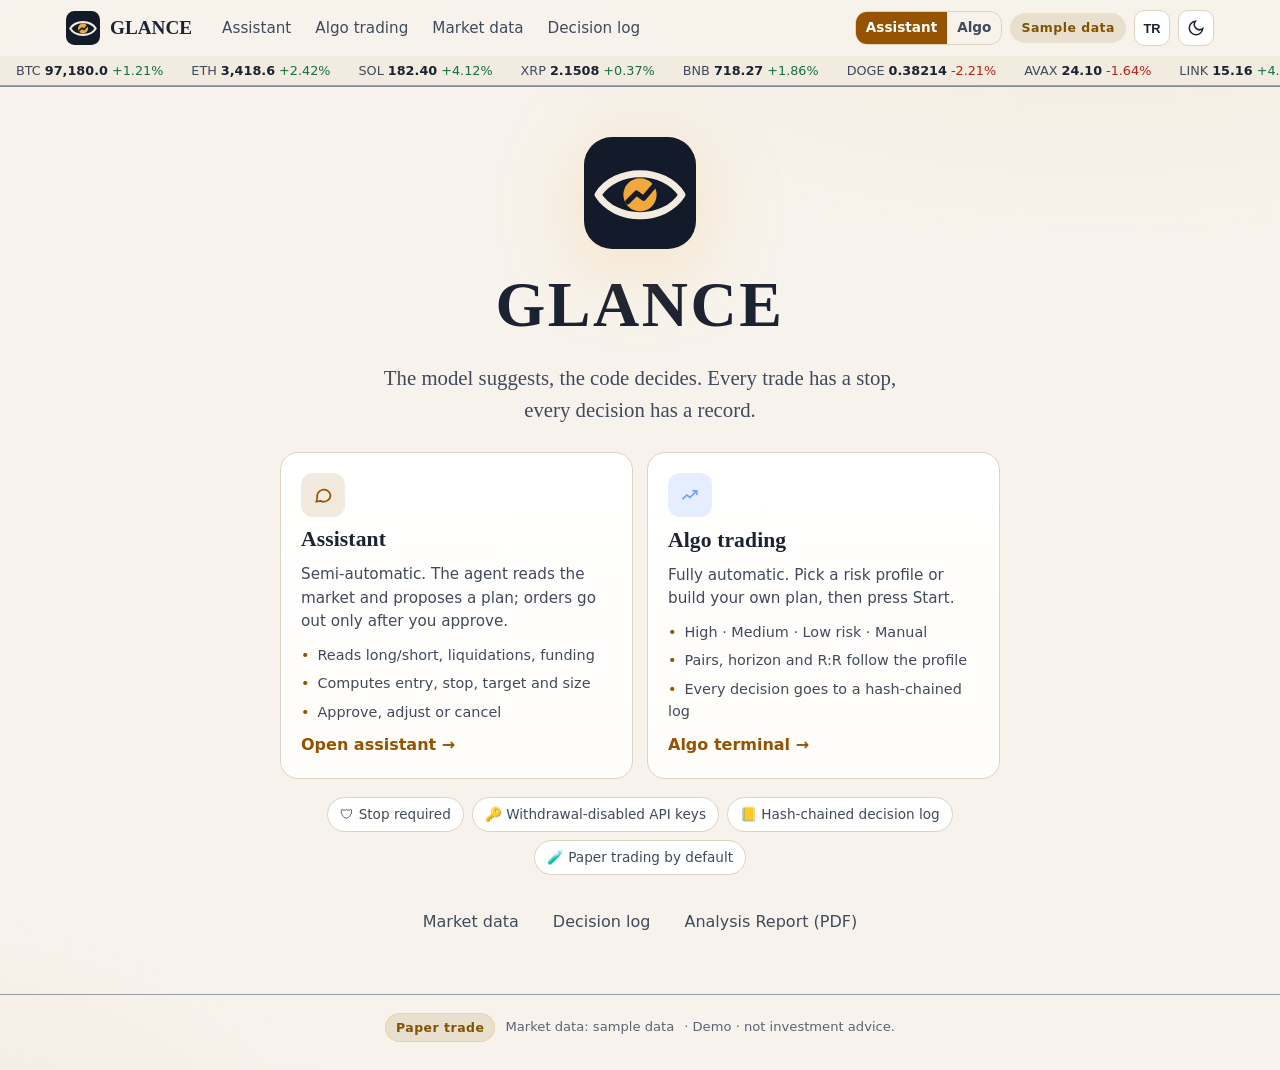
<file: index.html>
<!doctype html>
<html lang="en">
<head>
  <meta charset="utf-8">
  <meta name="viewport" content="width=device-width, initial-scale=1">
  <title data-tr="GLANCE · Yapay zekâ destekli trade ajanı">GLANCE · AI-assisted trading agent</title>
  <meta name="description" content="GLANCE: an assistant that plans trades from market data, and algo trading driven by a risk profile. The model suggests, the code decides.">
  <link rel="icon" href="favicon.svg" type="image/svg+xml">
  <link rel="stylesheet" href="css/app.css">
  <link rel="stylesheet" href="css/glance.css">
</head>
<body data-page="home">
<main id="main" tabindex="-1">
  <section class="hero">
    <div class="hero-inner">
      <img class="hero-logo" src="img/logo.svg" alt="GLANCE logo" width="112" height="112">
      <h1>GLANCE</h1>
      <p class="motto" data-tr="Model önerir, kod karar verir. Her işlemde stop var, her kararın kaydı var.">The model suggests, the code decides. Every trade has a stop, every decision has a record.</p>
      <div class="mode-pick">
        <a class="mode-card" href="asistan.html">
          <span class="mc-ico"><svg class="icon" viewBox="0 0 24 24" fill="none" stroke="currentColor" stroke-width="2"><path d="M21 12a8 8 0 0 1-11.6 7.1L4 20l1-4.6A8 8 0 1 1 21 12z"/></svg></span>
          <h2 data-tr="Asistan">Assistant</h2>
          <p data-tr="Yarı otomatik. Ajan veriye bakıp plan önerir, emir senin onayınla gider.">Semi-automatic. The agent reads the market and proposes a plan; orders go out only after you approve.</p>
          <ul>
            <li data-tr="Long/short, likidasyon, funding okur">Reads long/short, liquidations, funding</li>
            <li data-tr="Giriş, stop, hedef ve büyüklük hesaplar">Computes entry, stop, target and size</li>
            <li data-tr="Onayla, düzenle ya da iptal et">Approve, adjust or cancel</li>
          </ul>
          <span class="go" data-tr="Asistanı aç →">Open assistant →</span>
        </a>
        <a class="mode-card algo" href="algo.html">
          <span class="mc-ico"><svg class="icon" viewBox="0 0 24 24" fill="none" stroke="currentColor" stroke-width="2"><path d="M3 17l5-5 4 3 8-8"/><path d="M15 7h5v5"/></svg></span>
          <h2 data-tr="Algo trade">Algo trading</h2>
          <p data-tr="Tam otomatik. Bir risk profili seç ya da kendi planını kur, Başlat'a bas.">Fully automatic. Pick a risk profile or build your own plan, then press Start.</p>
          <ul>
            <li data-tr="Yüksek · Orta · Düşük risk · Manuel">High · Medium · Low risk · Manual</li>
            <li data-tr="Parite, vade ve R:R profile göre">Pairs, horizon and R:R follow the profile</li>
            <li data-tr="Her karar zincirli kayda yazılır">Every decision goes to a hash-chained log</li>
          </ul>
          <span class="go" data-tr="Algo terminali →">Algo terminal →</span>
        </a>
      </div>
      <div class="trust">
        <span data-tr="🛡 Stop zorunlu">🛡 Stop required</span>
        <span data-tr="🔑 Çekim izni olmayan API anahtarı">🔑 Withdrawal-disabled API keys</span>
        <span data-tr="📒 Hash zincirli karar kaydı">📒 Hash-chained decision log</span>
        <span data-tr="🧪 Varsayılan paper trade">🧪 Paper trading by default</span>
      </div>
      <nav class="hero-links" aria-label="More">
        <a href="piyasa.html" data-tr="Piyasa verisi">Market data</a>
        <a href="kayit.html" data-tr="Karar kaydı">Decision log</a>
        <a href="docs/GLANCE_Analysis_Report_v1.1.pdf">Analysis Report (PDF)</a>
      </nav>
    </div>
  </section>
</main>
<script src="js/common.js"></script>
</body>
</html>
</file>
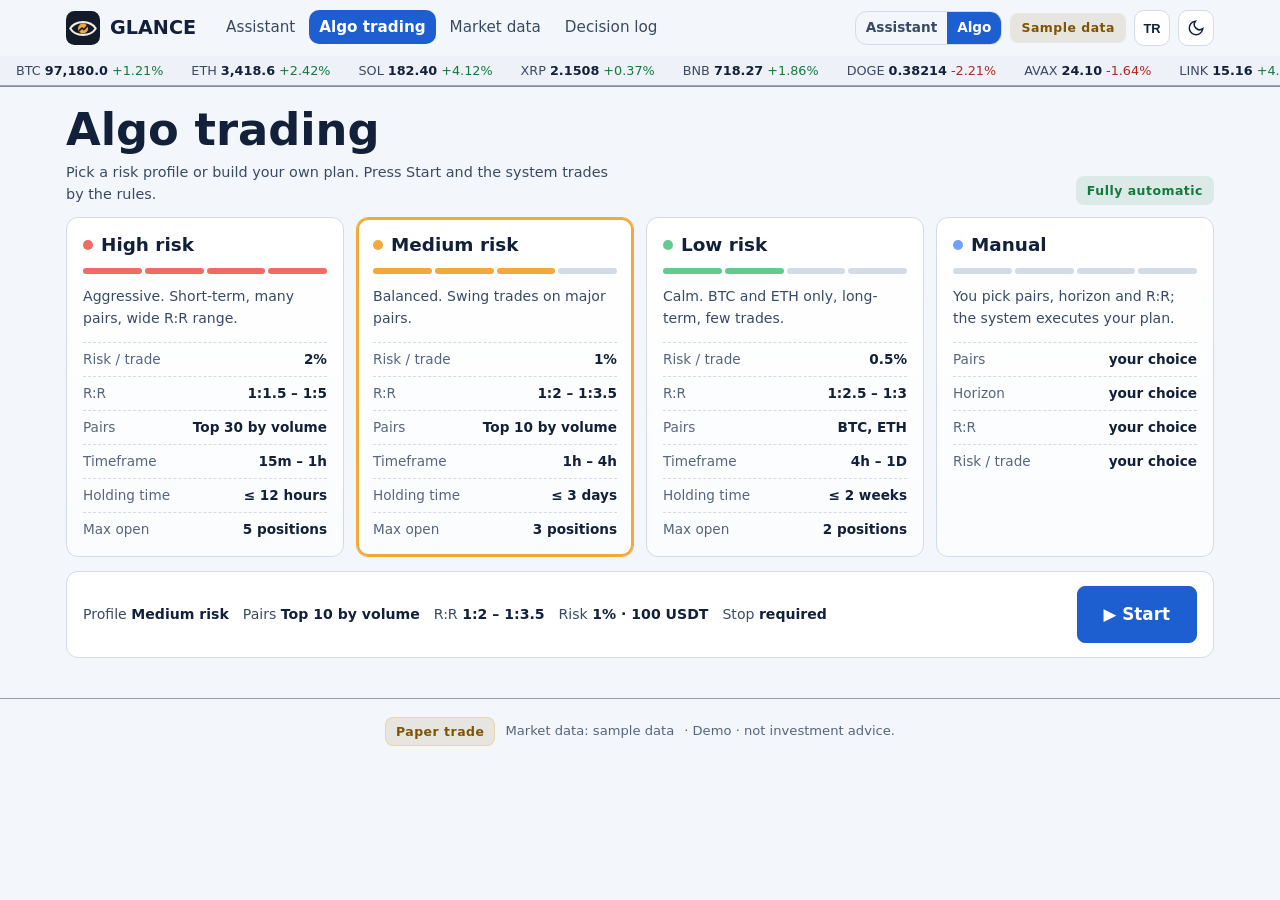
<file: algo.html>
<!doctype html>
<html lang="en">
<head>
  <meta charset="utf-8">
  <meta name="viewport" content="width=device-width, initial-scale=1">
  <title data-tr="Algo trade · GLANCE">Algo trading · GLANCE</title>
  <link rel="icon" href="favicon.svg" type="image/svg+xml">
  <link rel="stylesheet" href="css/app.css">
  <link rel="stylesheet" href="css/glance.css">
</head>
<body data-page="algo">
<main id="main" tabindex="-1">
  <div id="setup">
    <div class="page-head">
      <div><h1 data-tr="Algo trade">Algo trading</h1><p class="muted" data-tr="Bir risk profili seç ya da kendi planını kur. Başlat'a bastığında sistem kurallara göre işlem açar.">Pick a risk profile or build your own plan. Press Start and the system trades by the rules.</p></div>
      <span class="badge badge-ok" data-tr="Tam otomatik">Fully automatic</span>
    </div>
    <div class="prof-grid" id="profiles"></div>
    <section class="card" id="manual" hidden style="margin-top:14px">
      <div class="card-head"><h2 data-tr="Manuel plan">Manual plan</h2><span class="faint" data-tr="pariteleri ve kuralları sen seç">you pick the pairs and rules</span></div>
      <div class="picker" id="picker"></div>
    </section>
    <div class="start-bar" style="margin-top:14px">
      <div class="sum" id="sum"></div>
      <button class="btn btn-primary btn-lg" id="start" data-tr="▶ Başlat">▶ Start</button>
    </div>
  </div>

  <div id="run" hidden>
    <div class="run-head">
      <div class="live"><i></i><span id="run-title"></span></div>
      <div style="gap:18px;display:flex;flex-wrap:wrap">
        <span class="stat"><span data-tr="Bakiye">Balance</span> <b class="mono" id="k-bal"></b></span>
        <span class="stat"><span data-tr="Açık PnL">Open PnL</span> <b class="mono" id="k-pnl"></b></span>
        <span class="stat"><span data-tr="Pozisyon">Positions</span> <b class="mono" id="k-pos"></b></span>
        <span class="stat"><span data-tr="Karar">Decisions</span> <b class="mono" id="k-dec"></b></span>
      </div>
      <button class="btn btn-coral" id="stop" data-tr="■ Durdur">■ Stop</button>
    </div>
    <div class="term-grid">
      <section class="card term-watch">
        <div class="card-head"><h3 data-tr="İzleme listesi">Watchlist</h3><span class="faint" id="w-n"></span></div>
        <div class="table-wrap"><table class="dense"><thead><tr><th data-tr="Parite">Pair</th><th class="num" data-tr="Fiyat">Price</th><th class="num" data-tr="24s">24h</th></tr></thead><tbody id="watch"></tbody></table></div>
      </section>
      <div class="term-center">
        <section class="card">
          <div class="chart-top"><h3 style="margin:0"><span id="c-sym"></span> <small class="mono" id="c-px"></small></h3><div class="tf" id="tf"></div></div>
          <div class="algo-chart" id="chart"></div>
        </section>
        <section class="card term-bottom">
          <div class="tabs" role="tablist" id="btabs"><button role="tab" aria-selected="true" data-t="pos" data-tr="Pozisyonlar">Positions</button><button role="tab" aria-selected="false" data-t="feed" data-tr="Karar akışı">Decision feed</button></div>
          <div class="tb-box" id="bbox"></div>
        </section>
      </div>
      <div class="term-side">
        <section class="card term-rtabs">
          <div class="tabs" role="tablist" id="rtabs"><button role="tab" aria-selected="true" data-t="risk">Risk</button><button role="tab" aria-selected="false" data-t="liq" data-tr="Likidasyon">Liquidations</button><button role="tab" aria-selected="false" data-t="ls">L/S</button></div>
          <div class="rt-box" id="rbox"></div>
        </section>
      </div>
    </div>
  </div>
</main>
<script src="vendor/lightweight-charts.standalone.production.js"></script>
<script src="js/common.js"></script>
<script src="js/log.js"></script>
<script src="js/algo.js"></script>
</body>
</html>
</file>
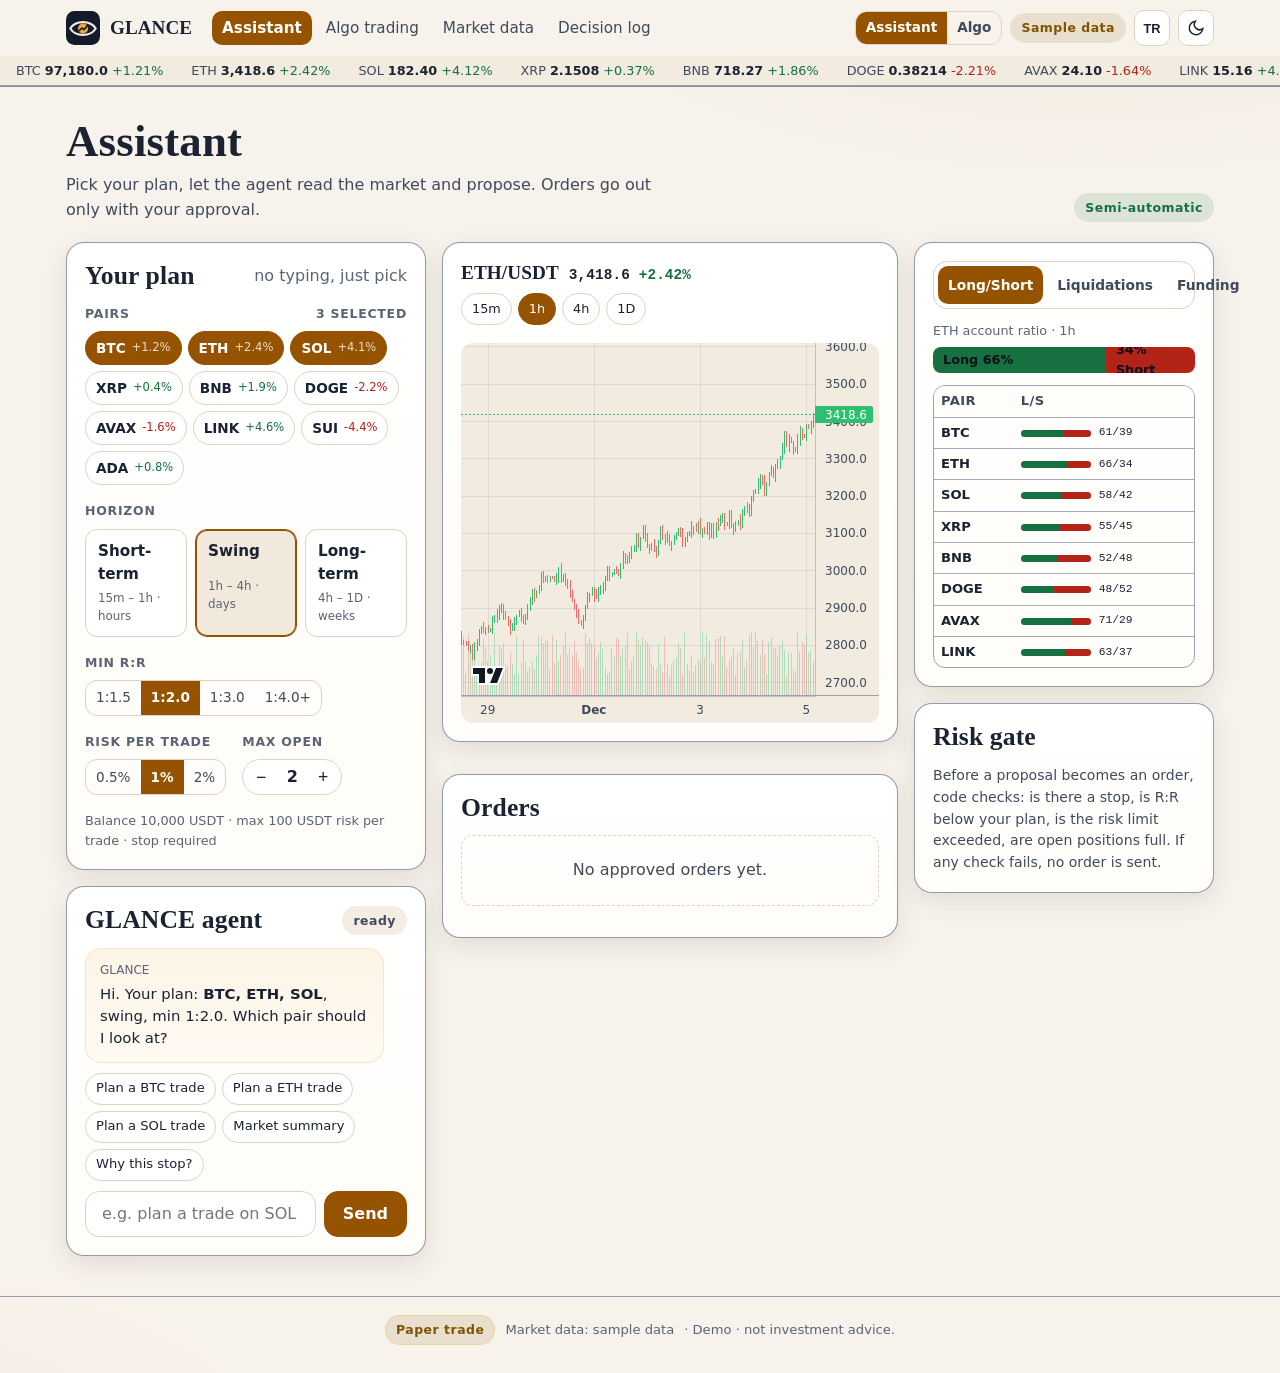
<file: asistan.html>
<!doctype html>
<html lang="en">
<head>
  <meta charset="utf-8">
  <meta name="viewport" content="width=device-width, initial-scale=1">
  <title data-tr="Asistan · GLANCE">Assistant · GLANCE</title>
  <link rel="icon" href="favicon.svg" type="image/svg+xml">
  <link rel="stylesheet" href="css/app.css">
  <link rel="stylesheet" href="css/glance.css">
</head>
<body data-page="asistan">
<main id="main" tabindex="-1">
  <div class="page-head">
    <div><h1 data-tr="Asistan">Assistant</h1><p class="muted" data-tr="Planını seç, ajan veriye bakıp önersin. Emir senin onayınla gider.">Pick your plan, let the agent read the market and propose. Orders go out only with your approval.</p></div>
    <span class="badge badge-ok" data-tr="Yarı otomatik">Semi-automatic</span>
  </div>
  <div class="asst-grid">
    <div class="grid">
      <section class="card">
        <div class="card-head"><h2 data-tr="Planın">Your plan</h2><span class="faint" data-tr="yazı yok, sadece seç">no typing, just pick</span></div>
        <div class="picker" id="picker"></div>
      </section>
      <section class="card">
        <div class="card-head"><h2 data-tr="GLANCE ajanı">GLANCE agent</h2><span class="badge badge-muted" id="agent-state"></span></div>
        <div class="convo" id="convo" aria-live="polite"></div>
        <div class="quick" id="quick" style="margin:10px 0"></div>
        <form class="composer" id="composer"><input id="msg" placeholder="e.g. plan a trade on SOL" data-tr-ph="Örn. SOL için plan çıkar" autocomplete="off" aria-label="Message"><button class="btn btn-primary" type="submit" data-tr="Gönder">Send</button></form>
      </section>
    </div>
    <div class="grid">
      <section class="card">
        <div class="chart-top">
          <h2><span id="c-sym">ETH/USDT</span> <small class="mono" id="c-px"></small></h2>
          <div class="tf" id="tf"></div>
        </div>
        <div class="chart-wrap" id="chart"></div>
      </section>
      <section id="proposal-slot"></section>
      <section class="card">
        <div class="card-head"><h2 data-tr="Emirler">Orders</h2><span class="faint" id="q-count"></span></div>
        <div class="queue" id="queue"></div>
      </section>
    </div>
    <div class="grid">
      <section class="card">
        <div class="tabs" role="tablist" id="rtabs">
          <button role="tab" aria-selected="true" data-t="ls">Long/Short</button>
          <button role="tab" aria-selected="false" data-t="liq" data-tr="Likidasyon">Liquidations</button>
          <button role="tab" aria-selected="false" data-t="fund">Funding</button>
        </div>
        <div id="rbox" style="margin-top:12px"></div>
      </section>
      <section class="card">
        <div class="card-head"><h2 data-tr="Risk kapısı">Risk gate</h2></div>
        <p class="muted" style="margin:0;font-size:.88rem" data-tr="Ajanın önerisi emre dönüşmeden önce kod şunları kontrol eder: stop var mı, R:R planın altında mı, risk sınırı aşılıyor mu, açık pozisyon sayısı dolu mu. Biri bile tutmazsa emir gitmez.">Before a proposal becomes an order, code checks: is there a stop, is R:R below your plan, is the risk limit exceeded, are open positions full. If any check fails, no order is sent.</p>
      </section>
    </div>
  </div>
</main>
<script src="vendor/lightweight-charts.standalone.production.js"></script>
<script src="js/common.js"></script>
<script src="js/log.js"></script>
<script src="js/asistan.js"></script>
</body>
</html>
</file>
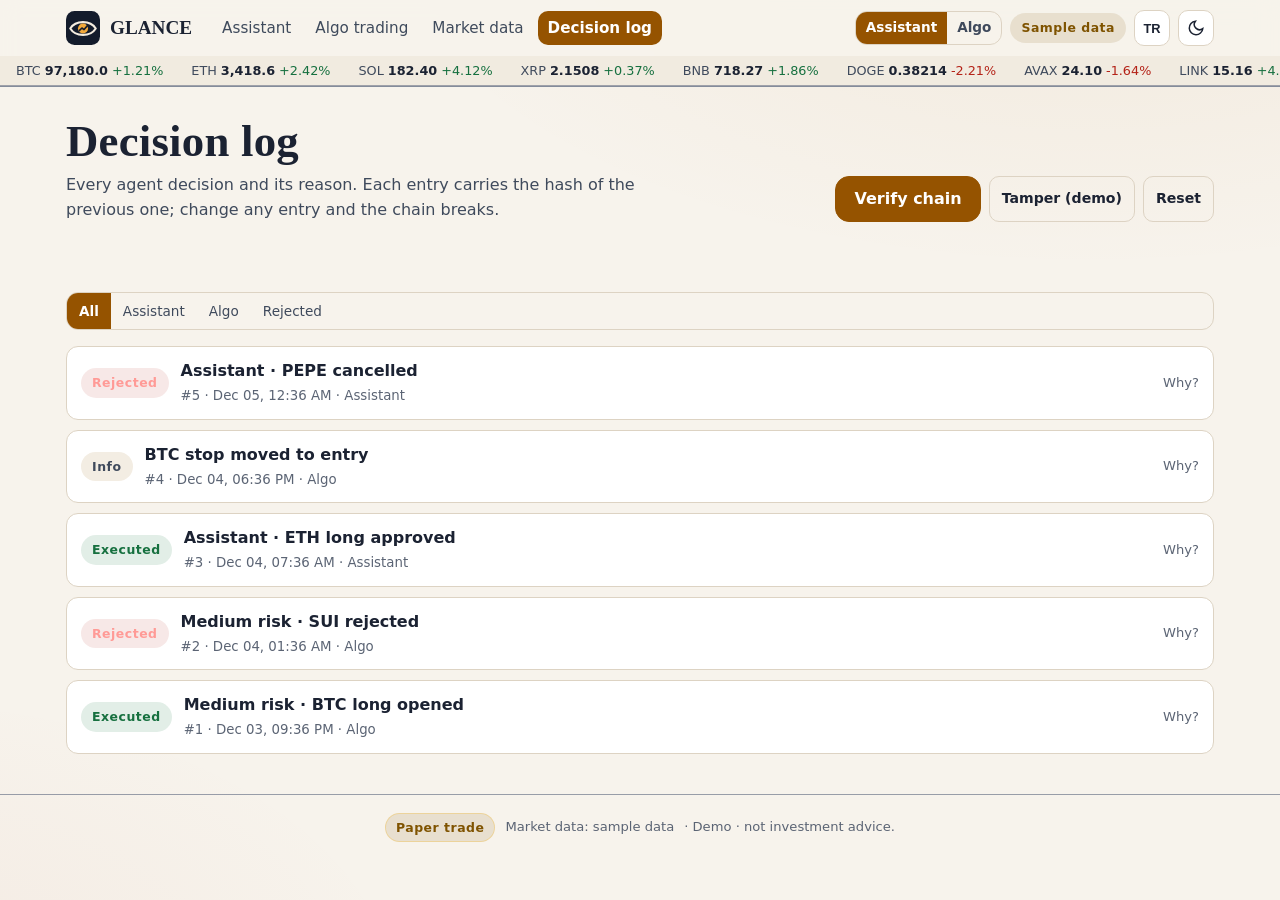
<file: kayit.html>
<!doctype html>
<html lang="en">
<head>
  <meta charset="utf-8">
  <meta name="viewport" content="width=device-width, initial-scale=1">
  <title data-tr="Karar kaydı · GLANCE">Decision log · GLANCE</title>
  <link rel="icon" href="favicon.svg" type="image/svg+xml">
  <link rel="stylesheet" href="css/app.css">
  <link rel="stylesheet" href="css/glance.css">
</head>
<body data-page="kayit">
<main id="main" tabindex="-1">
  <div class="page-head">
    <div><h1 data-tr="Karar kaydı">Decision log</h1><p class="muted" data-tr="Ajanın her kararı ve nedeni. Her kayıt bir öncekinin özetini taşır; biri değişirse zincir bozulur.">Every agent decision and its reason. Each entry carries the hash of the previous one; change any entry and the chain breaks.</p></div>
    <div class="actions"><button class="btn btn-primary" id="verify" data-tr="Zinciri doğrula">Verify chain</button><button class="btn btn-ghost btn-sm" id="tamper" data-tr="Kaydı boz (demo)" title="Demo: edit an entry and watch verification catch it" data-tr-title="Demo: bir kaydı değiştirip doğrulamanın yakalamasını gör">Tamper (demo)</button><button class="btn btn-ghost btn-sm" id="reset" data-tr="Sıfırla">Reset</button></div>
  </div>
  <div class="grid">
    <div class="notice" id="vres" hidden></div>
    <div class="segment" id="flt"><button type="button" data-f="all" aria-pressed="true" data-tr="Tümü">All</button><button type="button" data-f="asistan" aria-pressed="false" data-tr="Asistan">Assistant</button><button type="button" data-f="algo" aria-pressed="false">Algo</button><button type="button" data-f="no" aria-pressed="false" data-tr="Reddedilen">Rejected</button></div>
    <div class="chain" id="chain"></div>
  </div>
</main>
<script src="js/common.js"></script>
<script src="js/log.js"></script>
<script>
(function () {
  const { T, tx, esc } = G, $ = (s) => document.querySelector(s);
  let f = "all";
  const KIND = { ok: ["badge-ok", T("Gönderildi", "Executed")], no: ["badge-bad", T("Reddedildi", "Rejected")], info: ["badge-muted", T("Bilgi", "Info")] };
  const draw = () => {
    const all = G.log.all().slice().reverse().filter((e) => f === "all" || e.mode === f || (f === "no" && e.kind === "no"));
    $("#chain").innerHTML = all.map((e) => `<details class="dec"><summary><span class="badge ${KIND[e.kind][0]}">${KIND[e.kind][1]}</span><span class="t"><b>${esc(tx(e.title))}</b><small>#${e.id} · ${new Date(e.t).toLocaleString(G.locale, { day: "2-digit", month: "short", hour: "2-digit", minute: "2-digit" })} · ${e.mode === "algo" ? "Algo" : T("Asistan", "Assistant")}</small></span><span class="faint">${T("Neden?", "Why?")}</span></summary>
      <div class="body"><p style="margin:0">${esc(tx(e.why))}</p><ul class="chk">${(e.checks || []).map((c) => { const s = tx(c); return `<li class="${s.startsWith("✕") ? "x" : ""}">${esc(s.replace(/^✕\s*/, ""))}</li>`; }).join("")}</ul>
      <div class="hash">${T("önceki", "prev")}: ${e.prev.slice(0, 16)}…<br>${T("bu kayıt", "this entry")}: ${e.hash}</div></div></details>`).join("") || `<p class="empty">${T("Kayıt yok.", "No entries.")}</p>`;
  };
  $("#flt").querySelectorAll("[data-f]").forEach((b) => (b.onclick = () => { f = b.dataset.f; $("#flt").querySelectorAll("[data-f]").forEach((x) => x.setAttribute("aria-pressed", x === b)); draw(); }));
  $("#verify").onclick = () => {
    const r = G.log.verify(), box = $("#vres"); box.hidden = false;
    box.className = "notice " + (r.ok ? "notice-info" : "notice-warn");
    box.innerHTML = "<div>" + (r.ok
      ? `<span class="verify-ok">✓ ${T("Zincir sağlam.", "Chain intact.")}</span> ${T(`${r.n} kayıt doğrulandı. Son özet:`, `${r.n} entries verified. Head hash:`)} <span class="mono">${r.head.slice(0, 12)}…</span> ${T("Bu özet istenirse Avalanche C-Chain'e yazılır.", "This hash can optionally be anchored on Avalanche C-Chain.")}`
      : `<b class="down">✕ ${T("Zincir bozuk.", "Chain broken.")}</b> ${T(`#${r.at} numaralı kayıt sonradan değiştirilmiş. Gerçek sistemde ajan bu durumda kendini durdurur.`, `Entry #${r.at} was modified after the fact. In the real system the agent halts itself here.`)}`) + "</div>";
  };
  $("#tamper").onclick = () => { G.log.tamper(); draw(); G.toast(T("Bir kayıt değiştirildi. Şimdi zinciri doğrula.", "An entry was modified. Now verify the chain.")); };
  $("#reset").onclick = () => { G.log.reset(); $("#vres").hidden = true; draw(); };
  draw();
})();
</script>
</body>
</html>
</file>
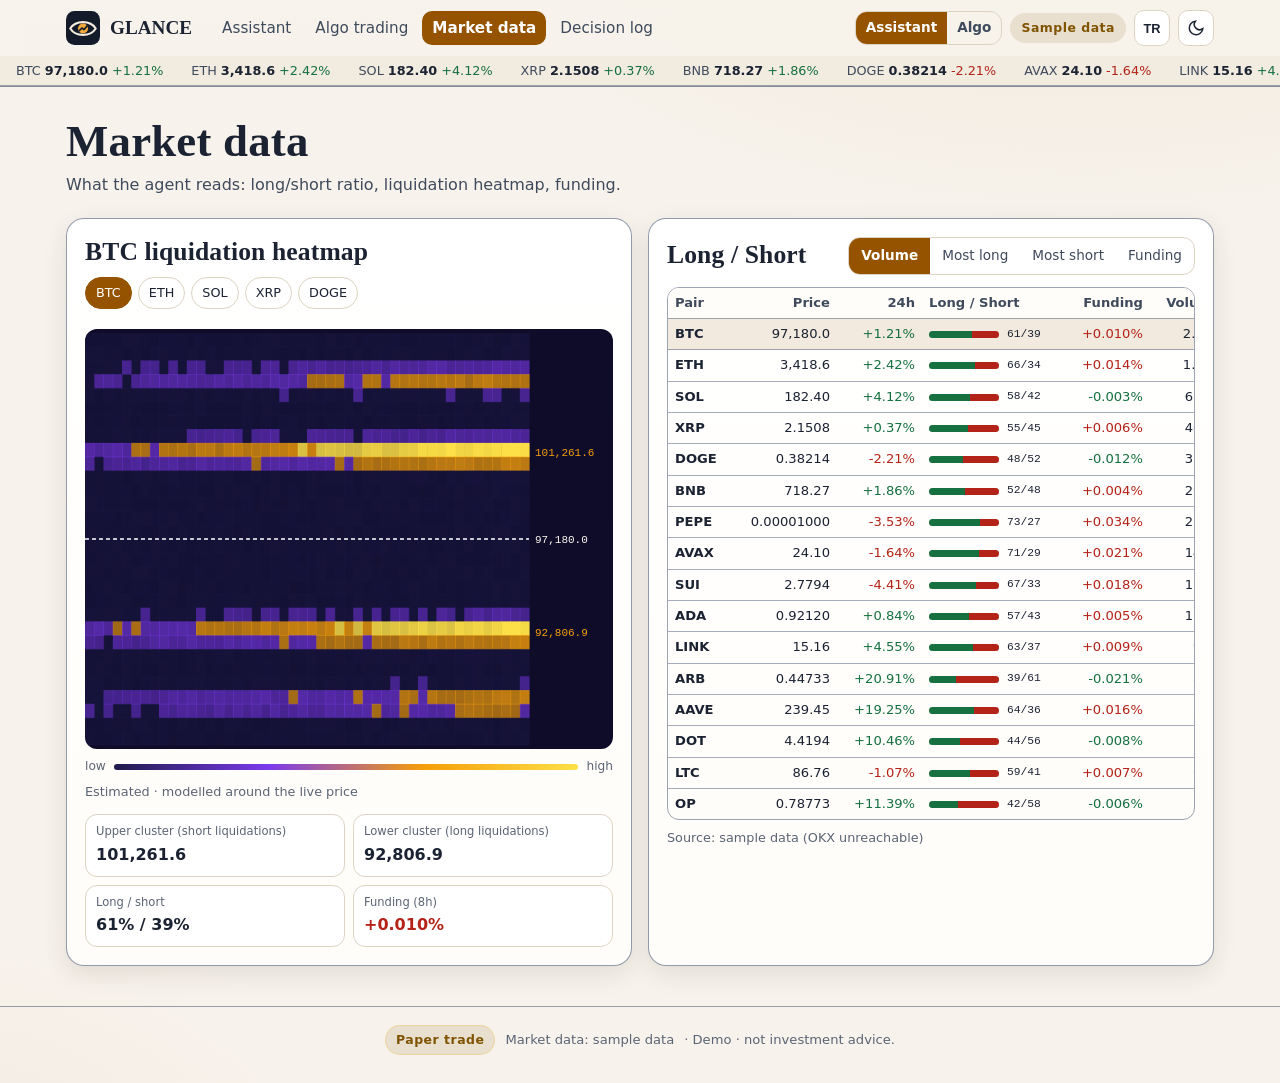
<file: piyasa.html>
<!doctype html>
<html lang="en">
<head>
  <meta charset="utf-8">
  <meta name="viewport" content="width=device-width, initial-scale=1">
  <title data-tr="Piyasa verisi · GLANCE">Market data · GLANCE</title>
  <link rel="icon" href="favicon.svg" type="image/svg+xml">
  <link rel="stylesheet" href="css/app.css">
  <link rel="stylesheet" href="css/glance.css">
</head>
<body data-page="piyasa">
<main id="main" tabindex="-1">
  <div class="page-head">
    <div><h1 data-tr="Piyasa verisi">Market data</h1><p class="muted" data-tr="Ajanın baktığı veriler: long/short oranı, likidasyon ısı haritası, funding.">What the agent reads: long/short ratio, liquidation heatmap, funding.</p></div>
  </div>
  <div class="grid grid-2">
    <section class="card">
      <div class="card-head"><h2 id="h-sym"></h2><div class="tf" id="pairs"></div></div>
      <div class="heat big" id="heat"></div>
      <div class="heat-legend"><span data-tr="az">low</span><i></i><span data-tr="çok">high</span></div>
      <p class="faint" style="font-size:.8rem;margin:6px 0 0" id="heat-note"></p>
      <div class="mini-stats" style="margin-top:12px" id="hstats"></div>
    </section>
    <section class="card">
      <div class="filter-row">
        <h2 style="margin:0">Long / Short</h2>
        <div class="segment" id="sort"><button type="button" data-s="v" aria-pressed="true" data-tr="Hacim">Volume</button><button type="button" data-s="l" aria-pressed="false" data-tr="En çok long">Most long</button><button type="button" data-s="sh" aria-pressed="false" data-tr="En çok short">Most short</button><button type="button" data-s="f" aria-pressed="false">Funding</button></div>
      </div>
      <div class="table-wrap" style="margin-top:12px"><table class="dense ls-table"><thead><tr><th data-tr="Parite">Pair</th><th class="num" data-tr="Fiyat">Price</th><th class="num" data-tr="24s">24h</th><th>Long / Short</th><th class="num">Funding</th><th class="num" data-tr="Hacim">Volume</th></tr></thead><tbody id="ls"></tbody></table></div>
      <p class="faint" style="font-size:.8rem;margin:8px 0 0" id="src"></p>
    </section>
  </div>
</main>
<script src="js/common.js"></script>
<script>
(function () {
  const { fmt, T } = G, $ = (s) => document.querySelector(s);
  let sym = "BTC", sort = "v";
  const drawHeat = () => {
    $("#h-sym").textContent = T(`${sym} likidasyon ısı haritası`, `${sym} liquidation heatmap`);
    $("#heat-note").textContent = G.heatNote();
    $("#pairs").innerHTML = ["BTC", "ETH", "SOL", "XRP", "DOGE"].map((s) => `<button type="button" class="chip" data-p="${s}" aria-pressed="${s === sym}">${s}</button>`).join("");
    $("#pairs").querySelectorAll("[data-p]").forEach((b) => (b.onclick = () => { sym = b.dataset.p; drawHeat(); drawLs(); }));
    const h = G.heatmap($("#heat"), sym), c = G.coin(sym);
    $("#hstats").innerHTML = `<div><span>${T("Üstteki küme (short likidasyonu)", "Upper cluster (short liquidations)")}</span><b>${fmt.price(h.shortCluster)}</b></div><div><span>${T("Alttaki küme (long likidasyonu)", "Lower cluster (long liquidations)")}</span><b>${fmt.price(h.longCluster)}</b></div><div><span>Long / short</span><b>${fmt.pr(c.l)} / ${fmt.pr(100 - c.l)}</b></div><div><span>Funding (8h)</span><b class="${G.cls(-c.f)}">${fmt.pct(c.f, 3)}</b></div>`;
  };
  const drawLs = () => {
    const key = { v: (a, b) => b.v - a.v, l: (a, b) => b.l - a.l, sh: (a, b) => a.l - b.l, f: (a, b) => b.f - a.f }[sort];
    $("#ls").innerHTML = [...G.COINS].sort(key).map((c) => `<tr data-s="${c.s}" class="${c.s === sym ? "sel" : ""}"><td><b>${c.s}</b></td><td class="num">${fmt.price(c.p)}</td><td class="num ${G.cls(c.c)}">${fmt.pct(c.c)}</td><td>${G.lsBar(c)}</td><td class="num ${G.cls(-c.f)}">${fmt.pct(c.f, 3)}</td><td class="num">${fmt.big(c.v)}</td></tr>`).join("");
    $("#ls").querySelectorAll("[data-s]").forEach((tr) => (tr.onclick = () => { sym = tr.dataset.s; drawHeat(); drawLs(); }));
    $("#src").textContent = G.dataMode === "live"
      ? T(`Kaynak: OKX public API · ${G.updatedAt.toLocaleTimeString(G.locale)} · soluk L/S değerleri tahminidir`, `Source: OKX public API · ${G.updatedAt.toLocaleTimeString(G.locale)} · faded L/S values are estimates`)
      : T("Kaynak: örnek veri (OKX'e ulaşılamadı)", "Source: sample data (OKX unreachable)");
  };
  $("#sort").querySelectorAll("[data-s]").forEach((b) => (b.onclick = () => { sort = b.dataset.s; $("#sort").querySelectorAll("[data-s]").forEach((x) => x.setAttribute("aria-pressed", x === b)); drawLs(); }));
  addEventListener("resize", () => G.heatmap($("#heat"), sym));
  document.addEventListener("glance:data", drawLs);
  G.ready.then(() => { drawHeat(); drawLs(); });
})();
</script>
</body>
</html>
</file>
<file: css/app.css>
/* GLANCE tasarım sistemi (TimosAI arayüz temelinden): koyu mürekkep zemin, amber vurgu, krem metin. */
:root {
  --ink-950: #0a0f1a;
  --ink-900: #0d1320;
  --ink-850: #111829;
  --ink-800: #151d2f;
  --ink-700: #1c2639;
  --ink-600: #2a3650;
  --ink-500: #3a4866;
  --cream-50: #fbf6ee;
  --cream-100: #f4ecdf;
  --cream-300: #d3c9b8;
  --cream-500: #a89f90;
  --amber: #f2a93b;
  --amber-soft: rgba(242, 169, 59, 0.14);
  --coral: #ef7d5e;
  --coral-soft: rgba(239, 125, 94, 0.14);
  --safe: #62c98f;
  --safe-soft: rgba(98, 201, 143, 0.14);
  --caution: #f2c14e;
  --caution-soft: rgba(242, 193, 78, 0.14);
  --risky: #f06a66;
  --risky-soft: rgba(240, 106, 102, 0.15);
  --on-accent: #0a0f1a;
  --card-a: rgba(28, 38, 57, 0.75);
  --card-b: rgba(21, 29, 47, 0.92);
  --header-bg: rgba(13, 19, 32, 0.88);
  --sunk: rgba(10, 15, 26, 0.45);
  --zebra: rgba(28, 38, 57, 0.5);
  --glow-a: rgba(242, 169, 59, 0.08);
  --glow-b: rgba(239, 125, 94, 0.07);
  --swipe-a: #1f2a40;
  --swipe-b: #172036;
  --swipe-c: #131b2d;
  --tile-text: #fbf6ee;
  --bg: var(--ink-900);
  --surface: var(--ink-800);
  --surface-2: var(--ink-700);
  --line: var(--ink-600);
  --text: var(--cream-100);
  --muted: var(--cream-300);
  --faint: var(--cream-500);
  --radius: 18px;
  --radius-sm: 12px;
  --shadow: 0 10px 30px rgba(0, 0, 0, 0.35);
  --font-display: "Iowan Old Style", "Palatino Linotype", Palatino, "Book Antiqua", Georgia, serif;
  --font-body: system-ui, -apple-system, "Segoe UI", Roboto, "Helvetica Neue", Arial, sans-serif;
  --font-mono: ui-monospace, "SF Mono", Menlo, Consolas, monospace;
  --gap: 16px;
  --maxw: 1180px;
  color-scheme: dark;
}

*, *::before, *::after { box-sizing: border-box; }
html { -webkit-text-size-adjust: 100%; scroll-behavior: smooth; }
body {
  margin: 0;
  background:
    radial-gradient(1200px 600px at 85% -10%, var(--glow-a), transparent 60%),
    radial-gradient(900px 500px at -10% 110%, var(--glow-b), transparent 60%),
    var(--bg);
  color: var(--text);
  font-family: var(--font-body);
  font-size: 16px;
  line-height: 1.55;
  min-height: 100vh;
  overflow-x: hidden;
}
img, svg { max-width: 100%; }
a { color: var(--amber); text-underline-offset: 3px; }
a:hover { color: var(--cream-50); }
h1, h2, h3 { font-family: var(--font-display); font-weight: 600; letter-spacing: 0.005em; line-height: 1.2; margin: 0 0 0.5em; }
h1 { font-size: clamp(1.8rem, 5vw, 2.8rem); }
h2 { font-size: clamp(1.25rem, 3vw, 1.6rem); }
h3 { font-size: 1.08rem; }
p { margin: 0 0 0.8em; }
.num, .tabular { font-variant-numeric: tabular-nums; }
.muted { color: var(--muted); }
.faint { color: var(--faint); }
.mono { font-family: var(--font-mono); font-size: 0.86em; }
.visually-hidden { position: absolute !important; width: 1px; height: 1px; padding: 0; margin: -1px; overflow: hidden; clip: rect(0 0 0 0); white-space: nowrap; border: 0; }
:focus-visible { outline: 3px solid var(--amber); outline-offset: 2px; border-radius: 6px; }
.skip-link { position: absolute; left: 12px; top: -48px; background: var(--amber); color: var(--on-accent); padding: 8px 14px; border-radius: 10px; z-index: 100; font-weight: 600; }
.skip-link:focus { top: 10px; }

/* ---------- Üst gezinme ---------- */
.site-header { position: sticky; top: 0; z-index: 40; background: var(--header-bg); backdrop-filter: blur(10px); border-bottom: 1px solid rgba(58, 72, 102, 0.6); }
.nav { max-width: var(--maxw); margin: 0 auto; display: flex; align-items: center; gap: 12px; padding: 10px 16px; }
.brand { display: flex; align-items: center; gap: 10px; color: var(--text); text-decoration: none; font-family: var(--font-display); font-size: 1.2rem; font-weight: 600; }
.brand img { width: 34px; height: 34px; }
.nav-links { display: none; gap: 4px; margin-left: 8px; list-style: none; padding: 0; margin-block: 0; }
.nav-links a { color: var(--muted); text-decoration: none; padding: 8px 10px; border-radius: 10px; font-size: 0.95rem; }
.nav-links a:hover { color: var(--text); background: var(--surface); }
.nav-links a[aria-current="page"] { color: var(--on-accent); background: var(--amber); font-weight: 600; }
.nav-right { margin-left: auto; display: flex; align-items: center; gap: 8px; }
.menu-btn { display: inline-flex; align-items: center; justify-content: center; width: 42px; height: 42px; border-radius: 12px; border: 1px solid var(--line); background: var(--surface); color: var(--text); cursor: pointer; }
.mobile-menu { display: none; border-top: 1px solid var(--line); padding: 8px 16px 14px; }
.mobile-menu.open { display: block; }
.mobile-menu ul { list-style: none; margin: 0; padding: 0; display: grid; gap: 4px; }
.mobile-menu a { display: block; padding: 10px 12px; border-radius: 10px; color: var(--text); text-decoration: none; background: var(--surface); }
.mobile-menu a[aria-current="page"] { background: var(--amber); color: var(--on-accent); font-weight: 600; }
@media (min-width: 900px) {
  .nav-links { display: flex; }
  .menu-btn, .mobile-menu, .mobile-menu.open { display: none; }
}

/* Etiketler (badge) */
.badge { display: inline-flex; align-items: center; gap: 6px; padding: 4px 10px; border-radius: 999px; font-size: 0.78rem; font-weight: 600; letter-spacing: 0.04em; border: 1px solid transparent; white-space: nowrap; }
.badge-dry { background: var(--caution-soft); color: var(--caution); border-color: rgba(242, 193, 78, 0.4); }
.badge-live { background: var(--risky-soft); color: #ff9a96; border-color: rgba(240, 106, 102, 0.45); }
.badge-ok { background: var(--safe-soft); color: var(--safe); }
.badge-warn { background: var(--caution-soft); color: var(--caution); }
.badge-bad { background: var(--risky-soft); color: #ff9a96; }
.badge-muted { background: var(--surface-2); color: var(--muted); }
.dot { width: 8px; height: 8px; border-radius: 50%; background: currentColor; display: inline-block; }

/* Fiyat dokusu */
.ticker-strip { overflow: hidden; border-bottom: 1px solid rgba(58, 72, 102, 0.45); background: var(--sunk); height: 30px; position: relative; }
.ticker-track { display: flex; gap: 28px; white-space: nowrap; padding: 5px 16px; font-size: 0.8rem; color: var(--muted); animation: drift 90s linear infinite; width: max-content; }
.ticker-track span b { color: var(--cream-100); font-weight: 600; margin: 0 4px; }
.up { color: var(--safe); }
.down { color: var(--risky); }
@keyframes drift { from { transform: translateX(0); } to { transform: translateX(-50%); } }

/* ---------- Yerleşim ---------- */
main { max-width: var(--maxw); margin: 0 auto; padding: 20px 16px 40px; }
.page-head { display: flex; flex-wrap: wrap; align-items: flex-end; justify-content: space-between; gap: 12px; margin: 8px 0 20px; }
.page-head p { margin: 0; color: var(--muted); max-width: 60ch; }
.grid { display: grid; gap: var(--gap); }
.grid-2 { display: grid; gap: var(--gap); grid-template-columns: 1fr; }
.grid-3 { display: grid; gap: var(--gap); grid-template-columns: 1fr; align-items: start; }
@media (min-width: 760px) { .grid-2 { grid-template-columns: 1fr 1fr; } .grid-3 { grid-template-columns: repeat(2, 1fr); } }
@media (min-width: 1080px) { .grid-3 { grid-template-columns: repeat(3, 1fr); } }
.span-2 { grid-column: 1 / -1; }
@media (min-width: 1080px) { .span-2 { grid-column: span 2; } }

.card { background: linear-gradient(180deg, var(--card-a), var(--card-b)); border: 1px solid rgba(58, 72, 102, 0.55); border-radius: var(--radius); padding: 18px; box-shadow: var(--shadow); min-width: 0; }
.card h2, .card h3 { display: flex; align-items: center; gap: 8px; }
.card-head { display: flex; align-items: center; justify-content: space-between; gap: 10px; margin-bottom: 12px; flex-wrap: wrap; }
.card-head h2, .card-head h3 { margin: 0; }
.kpi { font-size: clamp(1.8rem, 6vw, 2.5rem); font-family: var(--font-display); font-variant-numeric: tabular-nums; line-height: 1.1; }
.kpi-row { display: flex; flex-wrap: wrap; gap: 18px; }
.kpi-small { font-size: 0.82rem; color: var(--muted); }
.stat { display: grid; gap: 2px; }
.stat b { font-variant-numeric: tabular-nums; font-size: 1.1rem; }

/* ---------- Düğmeler ---------- */
.btn { display: inline-flex; align-items: center; justify-content: center; gap: 8px; min-height: 44px; padding: 10px 18px; border-radius: 14px; border: 1px solid var(--line); background: var(--surface-2); color: var(--text); font: inherit; font-weight: 600; cursor: pointer; text-decoration: none; transition: transform 0.12s ease, background 0.2s ease, border-color 0.2s; }
.btn:hover { border-color: var(--ink-500); background: var(--ink-600); color: var(--text); }
.btn:active { transform: translateY(1px); }
.btn-primary { background: var(--amber); border-color: var(--amber); color: var(--on-accent); }
.btn-primary:hover { background: #f6b955; color: var(--on-accent); }
.btn-coral { background: var(--coral); border-color: var(--coral); color: var(--on-accent); }
.btn-coral:hover { background: #f39276; color: var(--on-accent); }
.btn-ghost { background: transparent; }
.btn-lg { min-height: 56px; padding: 14px 26px; font-size: 1.05rem; border-radius: 18px; }
.btn-sm { min-height: 36px; padding: 6px 12px; font-size: 0.88rem; border-radius: 10px; }
.btn[disabled] { opacity: 0.5; cursor: not-allowed; }
.icon { width: 20px; height: 20px; flex: none; }
.chip { display: inline-flex; align-items: center; gap: 6px; padding: 8px 12px; min-height: 38px; border-radius: 999px; border: 1px solid var(--line); background: var(--surface); color: var(--text); font: inherit; font-size: 0.9rem; cursor: pointer; }
.chip:hover { border-color: var(--amber); }

/* Anahtar (switch) */
.switch { display: inline-flex; align-items: center; gap: 10px; cursor: pointer; user-select: none; }
.switch input { appearance: none; width: 46px; height: 26px; border-radius: 999px; background: var(--ink-600); position: relative; cursor: pointer; transition: background 0.2s; margin: 0; }
.switch input::after { content: ""; position: absolute; top: 3px; left: 3px; width: 20px; height: 20px; border-radius: 50%; background: var(--cream-100); transition: transform 0.2s; }
.switch input:checked { background: var(--amber); }
.switch input:checked::after { transform: translateX(20px); background: var(--ink-950); }

/* Segment (Basit / Ayrıntı) */
.segment { display: inline-flex; border: 1px solid var(--line); border-radius: 12px; overflow: hidden; }
.segment button { background: transparent; color: var(--muted); border: 0; padding: 7px 12px; font: inherit; font-size: 0.85rem; cursor: pointer; min-height: 36px; }
.segment button[aria-pressed="true"] { background: var(--amber); color: var(--on-accent); font-weight: 600; }
body[data-mode="basic"] .pro-only { display: none !important; }
body[data-mode="pro"] .basic-only { display: none !important; }
.mode-switch button { min-height: 32px; padding: 5px 10px; font-weight: 600; }

/* Açıklama balonu */
.term { position: relative; display: inline-flex; align-items: center; gap: 4px; }
.term-btn { width: 20px; height: 20px; border-radius: 50%; border: 1px solid var(--ink-500); background: transparent; color: var(--muted); font-size: 0.72rem; font-weight: 700; cursor: help; display: inline-flex; align-items: center; justify-content: center; padding: 0; line-height: 1; }
.term-btn:hover, .term-btn[aria-expanded="true"] { border-color: var(--amber); color: var(--amber); }
.term-tip { position: absolute; z-index: 30; bottom: calc(100% + 8px); left: 50%; transform: translateX(-50%); width: min(260px, 80vw); background: var(--cream-100); color: var(--on-accent); padding: 10px 12px; border-radius: 12px; font-size: 0.85rem; font-weight: 500; line-height: 1.4; box-shadow: var(--shadow); text-align: left; }
.term-tip[hidden] { display: none; }

/* Tablolar */
.table-wrap { overflow: auto; max-height: 360px; border-radius: var(--radius-sm); border: 1px solid rgba(58, 72, 102, 0.5); overscroll-behavior: contain; }
table { width: 100%; border-collapse: collapse; font-size: 0.9rem; }
th, td { text-align: left; padding: 9px 10px; border-bottom: 1px solid rgba(58, 72, 102, 0.45); vertical-align: top; }
th { position: sticky; top: 0; background: var(--ink-850); color: var(--muted); font-weight: 600; font-size: 0.78rem; letter-spacing: 0.03em; text-transform: uppercase; z-index: 1; }
td.num, th.num { text-align: right; font-variant-numeric: tabular-nums; white-space: nowrap; }
tr:last-child td { border-bottom: 0; }

/* Liste / günlük */
.log { list-style: none; margin: 0; padding: 0; display: grid; gap: 2px; max-height: 360px; overflow: auto; overscroll-behavior: contain; }
.log li { display: grid; grid-template-columns: auto 1fr; gap: 10px; padding: 8px 10px; border-radius: 10px; font-size: 0.88rem; }
.log li:nth-child(odd) { background: var(--zebra); }
.log time { color: var(--faint); font-variant-numeric: tabular-nums; font-size: 0.8rem; white-space: nowrap; }
.lvl-emir { border-left: 3px solid var(--amber); }
.lvl-uyarı { border-left: 3px solid var(--caution); }
.lvl-hata { border-left: 3px solid var(--risky); }
.lvl-karar { border-left: 3px solid var(--coral); }
.lvl-bilgi { border-left: 3px solid var(--ink-500); }

/* Çubuklar */
.bar { height: 10px; border-radius: 999px; background: var(--ink-600); overflow: hidden; }
.bar > span { display: block; height: 100%; border-radius: 999px; background: var(--safe); transition: width 0.5s ease; }
.bar.warn > span { background: var(--caution); }
.bar.bad > span { background: var(--risky); }
.bar-row { display: grid; gap: 6px; margin-bottom: 12px; }
.bar-row header { display: flex; justify-content: space-between; font-size: 0.88rem; }

/* Gösterge (risk skoru) */
.gauge { display: flex; align-items: center; gap: 14px; }
.gauge svg { width: 96px; height: 96px; flex: none; }

/* Alt bilgi */
.site-footer { border-top: 1px solid rgba(58, 72, 102, 0.5); padding: 18px 16px 28px; text-align: center; color: var(--faint); font-size: 0.82rem; }
.site-footer .row { display: flex; flex-wrap: wrap; gap: 8px; justify-content: center; align-items: center; }

/* Uyarı penceresi */
.modal-backdrop { position: fixed; inset: 0; background: rgba(5, 8, 14, 0.72); display: flex; align-items: flex-end; justify-content: center; z-index: 80; padding: 12px; }
@media (min-width: 640px) { .modal-backdrop { align-items: center; } }
.modal { width: min(520px, 100%); background: var(--ink-800); border: 1px solid var(--ink-500); border-radius: 22px; padding: 22px; box-shadow: 0 30px 80px rgba(0, 0, 0, 0.6); max-height: 90vh; overflow: auto; }
.modal h2 { display: flex; align-items: center; gap: 10px; color: var(--caution); }
.modal ul { padding: 0; list-style: none; display: grid; gap: 8px; margin: 14px 0; }
.modal li { display: grid; grid-template-columns: 1fr auto; gap: 4px 12px; background: var(--ink-700); border-radius: 12px; padding: 10px 12px; font-size: 0.92rem; }
.modal li small { grid-column: 1 / -1; color: var(--faint); }
.modal .actions { display: flex; justify-content: flex-end; margin-top: 16px; }
.modal-enter { animation: rise 0.22s ease-out; }
@keyframes rise { from { transform: translateY(14px); opacity: 0; } to { transform: none; opacity: 1; } }

/* Bildirim (toast) */
.toast-wrap { position: fixed; bottom: 16px; left: 50%; transform: translateX(-50%); z-index: 90; display: grid; gap: 8px; width: min(440px, calc(100% - 32px)); }
.toast { background: var(--text); color: var(--bg); border: 1px solid var(--amber); padding: 12px 16px; border-radius: 14px; box-shadow: var(--shadow); font-weight: 500; font-size: 0.92rem; animation: rise 0.2s ease-out; }

/* Uyarı şeridi (canlı veri yok vb.) */
.notice { border-radius: 14px; padding: 10px 14px; font-size: 0.9rem; display: flex; gap: 10px; align-items: flex-start; margin-bottom: 14px; }
.notice-warn { background: var(--caution-soft); color: var(--caution); border: 1px solid rgba(242, 193, 78, 0.35); }
.notice-info { background: var(--surface); color: var(--muted); border: 1px solid var(--line); }

.empty { padding: 22px; text-align: center; color: var(--muted); border: 1px dashed var(--line); border-radius: var(--radius-sm); }
.pill { display: inline-block; padding: 2px 8px; border-radius: 8px; font-size: 0.78rem; font-weight: 600; }
.pill-aç { background: var(--safe-soft); color: var(--safe); }
.pill-izle { background: var(--caution-soft); color: var(--caution); }
.pill-ele { background: var(--risky-soft); color: #ff9a96; }

.chart { width: 100%; height: 180px; display: block; }
.chart-tip { position: absolute; pointer-events: none; background: var(--cream-100); color: var(--on-accent); border-radius: 10px; padding: 6px 10px; font-size: 0.8rem; font-weight: 600; white-space: nowrap; transform: translate(-50%, -120%); }
.chart-box { position: relative; }

@media (prefers-reduced-motion: reduce) {
  *, *::before, *::after { animation-duration: 0.001ms !important; animation-iteration-count: 1 !important; transition-duration: 0.001ms !important; scroll-behavior: auto !important; }
  .ticker-track { animation: none; }
}

/* ---------- Keşfet ---------- */
.tabs { display: inline-flex; gap: 4px; padding: 4px; background: var(--surface); border: 1px solid var(--line); border-radius: 14px; }
.tabs button { border: 0; background: transparent; color: var(--muted); padding: 8px 14px; border-radius: 10px; font: inherit; font-weight: 600; cursor: pointer; min-height: 38px; }
.tabs button[aria-selected="true"] { background: var(--amber); color: var(--on-accent); }
.discover { display: grid; gap: 20px; grid-template-columns: 1fr; align-items: start; }
@media (min-width: 980px) { .discover { grid-template-columns: minmax(360px, 440px) 1fr; } }
.deck-wrap { display: grid; gap: 14px; justify-items: center; }
.deck { position: relative; width: 100%; max-width: 440px; height: 560px; }
.swipe-card { position: absolute; inset: 0; background: linear-gradient(170deg, var(--swipe-a) 0%, var(--swipe-b) 55%, var(--swipe-c) 100%); border: 1px solid rgba(90, 108, 145, 0.55); border-radius: 26px; padding: 20px; box-shadow: 0 18px 40px rgba(0, 0, 0, 0.45); display: flex; flex-direction: column; gap: 12px; touch-action: pan-y; user-select: none; cursor: grab; overflow: hidden; will-change: transform; }
.swipe-card:active { cursor: grabbing; }
.swipe-card.behind { transform: scale(0.95) translateY(14px); opacity: 0.55; pointer-events: none; filter: saturate(0.7); }
.swipe-card.settle { transition: transform 0.28s cubic-bezier(.2,.8,.2,1); }
.swipe-card.fly { transition: transform 0.32s ease-in, opacity 0.32s ease-in; }
.swipe-card header { display: flex; justify-content: space-between; align-items: flex-start; gap: 10px; }
.swipe-card h2 { font-size: 2rem; margin: 0; }
.cat { font-size: 0.8rem; color: var(--muted); }
.price-row { display: flex; align-items: baseline; gap: 12px; flex-wrap: wrap; }
.price-row .kpi { font-size: 2rem; }
.mini-chart { height: 90px; border-radius: 14px; background: var(--sunk); padding: 6px; }
.mini-chart svg { width: 100%; height: 100%; display: block; }
.scores { display: grid; grid-template-columns: 1fr 1fr; gap: 12px; }
.score-box { background: var(--sunk); border-radius: 14px; padding: 10px 12px; }
.score-box b { font-size: 1.4rem; font-family: var(--font-display); font-variant-numeric: tabular-nums; }
.reason { font-size: 1.02rem; color: var(--cream-50); margin: 0; }
.swipe-card details { margin-top: auto; background: var(--sunk); border-radius: 14px; padding: 10px 12px; }
.swipe-card details[open] { max-height: 210px; overflow: auto; }
.swipe-card summary { cursor: pointer; font-weight: 600; color: var(--amber); min-height: 28px; }
.swipe-card details ul { margin: 8px 0 0; padding-left: 18px; font-size: 0.88rem; color: var(--muted); }
.stamp { position: absolute; top: 26px; padding: 6px 14px; border: 3px solid; border-radius: 12px; font-weight: 800; letter-spacing: 0.08em; font-size: 1.1rem; opacity: 0; transform: rotate(-12deg); pointer-events: none; }
.stamp-like { left: 22px; color: var(--safe); border-color: var(--safe); }
.stamp-pass { right: 22px; color: var(--risky); border-color: var(--risky); transform: rotate(12deg); }
.deck-actions { display: flex; align-items: center; justify-content: center; gap: 18px; }
.round-btn { width: 66px; height: 66px; border-radius: 50%; border: 2px solid var(--line); background: var(--surface); color: var(--text); display: inline-flex; align-items: center; justify-content: center; cursor: pointer; transition: transform 0.15s, border-color 0.2s, background 0.2s; }
.round-btn .icon { width: 28px; height: 28px; }
.round-btn.small { width: 50px; height: 50px; }
.round-btn.small .icon { width: 22px; height: 22px; }
.round-btn.pass:hover { border-color: var(--risky); color: var(--risky); }
.round-btn.like { border-color: var(--amber); color: var(--amber); }
.round-btn.like:hover { background: var(--amber); color: var(--on-accent); }
.round-btn:active { transform: scale(0.94); }
.round-btn[disabled] { opacity: 0.4; cursor: not-allowed; }
.hint { font-size: 0.82rem; color: var(--faint); margin: 0; text-align: center; }
.deck-empty { position: absolute; inset: 0; display: grid; place-items: center; text-align: center; border: 1px dashed var(--line); border-radius: 26px; padding: 24px; color: var(--muted); }
.analysis h3 { margin-top: 14px; }
.levels { display: grid; grid-template-columns: repeat(2, 1fr); gap: 8px; }
@media (min-width: 560px) { .levels { grid-template-columns: repeat(4, 1fr); } }
.level { background: var(--ink-700); border-radius: 12px; padding: 10px; }
.level span { display: block; font-size: 0.78rem; color: var(--muted); }
.level b { font-variant-numeric: tabular-nums; }
.level.stop b { color: var(--risky); }
.level.target b { color: var(--safe); }
.cautions { margin: 0; padding-left: 18px; color: var(--muted); }
.cautions li { margin-bottom: 4px; }
.follow-row { display: grid; grid-template-columns: 1fr auto; gap: 8px 12px; align-items: center; padding: 12px; border-radius: 14px; background: var(--ink-700); margin-bottom: 8px; }
.follow-row .meta { display: flex; flex-wrap: wrap; gap: 6px 12px; font-size: 0.86rem; color: var(--muted); }

/* ---------- Mentor ---------- */
.mentor-stage { display: grid; justify-items: center; gap: 18px; padding: 10px 0 6px; }
.state-badge { font-weight: 700; letter-spacing: 0.12em; font-size: 0.8rem; padding: 6px 14px; border-radius: 999px; background: var(--surface); border: 1px solid var(--line); color: var(--muted); }
.state-badge[data-state="listening"] { color: var(--on-accent); background: var(--amber); border-color: var(--amber); }
.state-badge[data-state="thinking"] { color: var(--caution); border-color: rgba(242, 193, 78, 0.5); }
.state-badge[data-state="speaking"] { color: var(--on-accent); background: var(--coral); border-color: var(--coral); }
.pulse { position: relative; width: min(260px, 70vw); aspect-ratio: 1; display: grid; place-items: center; }
.pulse .ring { position: absolute; inset: 0; border-radius: 50%; border: 2px solid rgba(242, 169, 59, 0.35); background: radial-gradient(circle, rgba(242, 169, 59, 0.08), transparent 70%); }
.pulse .ring:nth-child(2) { inset: 12%; border-color: rgba(242, 169, 59, 0.5); }
.pulse .ring:nth-child(3) { inset: 24%; border-color: rgba(239, 125, 94, 0.55); }
.pulse[data-state="listening"] .ring { animation: breathe 1.6s ease-in-out infinite; }
.pulse[data-state="listening"] .ring:nth-child(2) { animation-delay: 0.2s; }
.pulse[data-state="listening"] .ring:nth-child(3) { animation-delay: 0.4s; }
.pulse[data-state="speaking"] .ring { animation: breathe 0.9s ease-in-out infinite; border-color: rgba(239, 125, 94, 0.6); }
.pulse[data-state="thinking"] .ring:nth-child(1) { animation: spin 3s linear infinite; border-style: dashed; }
.pulse[data-state="ready"] .ring { animation: idle 4s ease-in-out infinite; }
@keyframes breathe { 0%, 100% { transform: scale(1); opacity: 0.9; } 50% { transform: scale(1.07); opacity: 0.5; } }
@keyframes idle { 0%, 100% { transform: scale(1); } 50% { transform: scale(1.02); } }
@keyframes spin { to { transform: rotate(360deg); } }
.mic-btn { position: relative; z-index: 2; width: 44%; aspect-ratio: 1; border-radius: 50%; border: 0; background: radial-gradient(circle at 35% 30%, #f8c36a, var(--amber) 55%, #d98a1e); color: var(--on-accent); cursor: pointer; display: grid; place-items: center; box-shadow: 0 10px 40px rgba(242, 169, 59, 0.35); }
.mic-btn .icon { width: 40%; height: 40%; }
.mic-btn[aria-pressed="true"] { background: radial-gradient(circle at 35% 30%, #f6a08a, var(--coral) 60%, #c85d41); }
.mic-btn[disabled] { filter: grayscale(0.8); cursor: not-allowed; }
.convo { width: 100%; max-width: 720px; }
.bubble { padding: 12px 14px; border-radius: 16px; margin-bottom: 10px; line-height: 1.5; }
.bubble.user { background: var(--ink-700); margin-left: 12%; }
.bubble.mentor { background: linear-gradient(180deg, rgba(242, 169, 59, 0.12), rgba(242, 169, 59, 0.05)); border: 1px solid rgba(242, 169, 59, 0.25); margin-right: 6%; }
.bubble small { display: block; color: var(--faint); font-size: 0.75rem; margin-bottom: 4px; }
.chips { display: flex; flex-wrap: wrap; gap: 8px; justify-content: center; max-width: 760px; }
.composer { display: flex; gap: 8px; width: 100%; max-width: 720px; }
.composer input { flex: 1; min-width: 0; min-height: 50px; border-radius: 14px; border: 1px solid var(--line); background: var(--ink-850); color: var(--text); padding: 0 16px; font: inherit; }
.composer input:focus { border-color: var(--amber); outline: none; box-shadow: 0 0 0 3px rgba(242, 169, 59, 0.25); }
.controls { display: flex; flex-wrap: wrap; gap: 10px; justify-content: center; align-items: center; }
.history { max-height: 420px; overflow: auto; overscroll-behavior: contain; }
.confirm-box { display: flex; gap: 8px; flex-wrap: wrap; align-items: center; background: var(--caution-soft); border: 1px solid rgba(242, 193, 78, 0.4); border-radius: 14px; padding: 10px 12px; margin-bottom: 10px; }
.scenario-steps { margin: 0; padding-left: 22px; display: grid; grid-template-columns: minmax(0, 1fr); gap: 8px; }
.scenario-steps li { min-width: 0; overflow-wrap: anywhere; }
.scenario-steps li::marker { color: var(--amber); font-weight: 700; }

/* ---------- Telegram ---------- */
.phone { width: min(330px, 100%); margin: 0 auto; border-radius: 38px; padding: 12px; background: #05080e; border: 2px solid var(--ink-600); box-shadow: var(--shadow); }
.phone-screen { border-radius: 28px; overflow: hidden; background: #121a28; height: 520px; display: flex; flex-direction: column; }
.phone-top { padding: 12px 14px; background: #1a2436; display: flex; align-items: center; gap: 10px; border-bottom: 1px solid var(--ink-600); }
.phone-top img { width: 32px; height: 32px; border-radius: 50%; }
.phone-msgs { flex: 1; overflow: auto; padding: 12px; display: flex; flex-direction: column; gap: 8px; overscroll-behavior: contain; }
.tg-msg { max-width: 86%; padding: 8px 11px; border-radius: 14px; font-size: 0.86rem; line-height: 1.4; white-space: pre-wrap; word-break: break-word; }
.tg-msg.out { background: #22304a; align-self: flex-start; border-bottom-left-radius: 4px; }
.tg-msg.in { background: #3b4f2e; align-self: flex-end; border-bottom-right-radius: 4px; }
.tg-msg small { display: block; color: var(--faint); font-size: 0.7rem; margin-top: 4px; }
.tg-btns { display: flex; gap: 6px; margin-top: 6px; }
.tg-btns span { flex: 1; text-align: center; padding: 6px; border-radius: 8px; background: rgba(255, 255, 255, 0.08); font-size: 0.8rem; }
.steps { counter-reset: s; list-style: none; padding: 0; margin: 0; display: grid; gap: 12px; }
.steps li { counter-increment: s; display: grid; grid-template-columns: 36px 1fr; gap: 12px; align-items: start; }
.steps li::before { content: counter(s); width: 36px; height: 36px; border-radius: 50%; background: var(--amber-soft); color: var(--amber); display: grid; place-items: center; font-weight: 700; font-family: var(--font-display); }
.setting-row { display: flex; justify-content: space-between; align-items: center; gap: 12px; padding: 10px 0; border-bottom: 1px solid rgba(58, 72, 102, 0.45); }
.setting-row:last-child { border-bottom: 0; }
.setting-row p { margin: 0; font-size: 0.82rem; color: var(--faint); }

/* ---------- Isı haritası ---------- */
.heat-controls { display: flex; flex-wrap: wrap; gap: 10px; align-items: center; margin-bottom: 14px; }
.treemap { position: relative; width: 100%; height: 560px; border-radius: var(--radius); overflow: hidden; background: var(--ink-950); border: 1px solid var(--line); }
@media (min-width: 900px) { .treemap { height: 620px; } }
.tm-group { position: absolute; border: 2px solid var(--ink-950); }
.tm-group-label { position: absolute; left: 6px; top: 4px; font-size: 0.7rem; font-weight: 700; letter-spacing: 0.06em; text-transform: uppercase; color: rgba(251, 246, 238, 0.75); pointer-events: none; z-index: 2; text-shadow: 0 1px 2px rgba(0,0,0,.6); }
.tile { position: absolute; border: 1px solid rgba(10, 15, 26, 0.85); border-radius: 6px; padding: 4px 6px; color: var(--tile-text); font: inherit; text-align: left; cursor: pointer; overflow: hidden; display: flex; flex-direction: column; justify-content: center; align-items: center; transition: background-color 0.8s ease, filter 0.2s; }
.tile:hover, .tile:focus-visible { filter: brightness(1.18); z-index: 3; outline-offset: -3px; }
.tile b { font-size: clamp(0.72rem, 1.6vw, 1.05rem); text-shadow: 0 1px 2px rgba(0, 0, 0, 0.5); }
.tile span { font-size: 0.72rem; font-variant-numeric: tabular-nums; opacity: 0.92; text-shadow: 0 1px 2px rgba(0, 0, 0, 0.5); }
.tile.small span { display: none; }
.tile.tiny b { font-size: 0.6rem; }
.tile[aria-pressed="true"] { box-shadow: inset 0 0 0 3px var(--amber); }
.tm-tip { position: fixed; z-index: 10; pointer-events: none; background: var(--cream-100); color: var(--on-accent); border-radius: 12px; padding: 8px 12px; font-size: 0.82rem; box-shadow: var(--shadow); max-width: 240px; }
.legend { display: flex; align-items: center; gap: 8px; font-size: 0.8rem; color: var(--muted); }
.legend .grad { width: 140px; height: 10px; border-radius: 999px; }

/* Çekmece */
.drawer-backdrop { position: fixed; inset: 0; background: rgba(5, 8, 14, 0.55); z-index: 60; }
.drawer { position: fixed; z-index: 61; background: var(--ink-800); border: 1px solid var(--ink-500); box-shadow: 0 20px 60px rgba(0, 0, 0, 0.55); overflow: auto; overscroll-behavior: contain; left: 0; right: 0; bottom: 0; max-height: 86vh; border-radius: 24px 24px 0 0; padding: 18px 18px 28px; animation: sheetUp 0.25s ease-out; }
@media (min-width: 900px) { .drawer { left: auto; top: 0; bottom: 0; width: 460px; max-height: none; border-radius: 24px 0 0 24px; animation: sheetIn 0.25s ease-out; } }
@keyframes sheetUp { from { transform: translateY(40px); opacity: 0; } to { transform: none; opacity: 1; } }
@keyframes sheetIn { from { transform: translateX(40px); opacity: 0; } to { transform: none; opacity: 1; } }
.drawer .grabber { width: 44px; height: 5px; border-radius: 999px; background: var(--ink-500); margin: -6px auto 12px; }
@media (min-width: 900px) { .drawer .grabber { display: none; } }
.drawer h2 { margin: 0; }
.drawer section { margin-top: 16px; }
.part-row { display: grid; grid-template-columns: 120px 1fr 36px; gap: 10px; align-items: center; font-size: 0.86rem; margin-bottom: 8px; }
.part-row .bar { height: 8px; }
.view-box { background: var(--ink-700); border-radius: 14px; padding: 12px 14px; }
.heart-btn[aria-pressed="true"] { background: var(--coral); border-color: var(--coral); color: var(--on-accent); }
.heart-btn[aria-pressed="true"] .icon { fill: currentColor; }

/* ---------- Karşılama ---------- */
.hero { min-height: calc(100vh - 230px); display: grid; place-items: center; text-align: center; padding: 30px 0 10px; position: relative; }
.hero-bg { position: absolute; inset: 0; opacity: 0.16; pointer-events: none; overflow: hidden; }
.hero-bg svg { width: 100%; height: 100%; }
.hero-inner { position: relative; display: grid; gap: 18px; justify-items: center; max-width: 720px; }
.hero-logo { width: 112px; height: 112px; filter: drop-shadow(0 14px 40px rgba(242, 169, 59, 0.25)); }
.hero h1 { font-size: clamp(2.4rem, 8vw, 4rem); margin: 0; }
.motto { font-family: var(--font-display); font-size: clamp(1.15rem, 3.4vw, 1.6rem); color: var(--cream-50); min-height: 2.6em; margin: 0; transition: opacity 0.6s ease; }
.motto.fade { opacity: 0; }
.hero-cta { display: flex; flex-wrap: wrap; gap: 12px; justify-content: center; }
.hero-links { display: flex; flex-wrap: wrap; gap: 8px; justify-content: center; margin-top: 8px; }
.hero-links a { color: var(--muted); text-decoration: none; display: inline-flex; gap: 6px; align-items: center; padding: 8px 12px; border-radius: 12px; border: 1px solid transparent; }
.hero-links a:hover { border-color: var(--line); color: var(--text); }
.live-strip { display: flex; flex-wrap: wrap; gap: 10px; justify-content: center; font-size: 0.85rem; color: var(--muted); }
.live-strip span { background: var(--surface); border: 1px solid var(--line); padding: 6px 12px; border-radius: 999px; }

/* ---------- Hakkımızda ---------- */
.flow { display: grid; gap: 10px; grid-template-columns: 1fr; counter-reset: f; }
@media (min-width: 700px) { .flow { grid-template-columns: repeat(3, 1fr); } }
@media (min-width: 1080px) { .flow { grid-template-columns: repeat(6, 1fr); } }
.flow li { list-style: none; background: var(--surface-2); border: 1px solid var(--line); border-radius: 16px; padding: 14px; position: relative; counter-increment: f; }
.flow li::before { content: counter(f); position: absolute; top: 10px; right: 12px; font-family: var(--font-display); color: var(--amber); font-size: 1.3rem; }
.flow b { display: block; font-family: var(--font-display); font-size: 1.05rem; margin-bottom: 4px; }
.flow p { margin: 0; font-size: 0.86rem; color: var(--muted); }
.team { display: grid; gap: 14px; grid-template-columns: 1fr; }
@media (min-width: 700px) { .team { grid-template-columns: repeat(3, 1fr); } }
.member { text-align: center; }
.avatar { width: 72px; height: 72px; border-radius: 50%; margin: 0 auto 10px; display: grid; place-items: center; background: var(--amber-soft); color: var(--amber); }
.avatar .icon { width: 34px; height: 34px; }
.tool-list { columns: 1; column-gap: 20px; padding-left: 18px; margin: 0; }
@media (min-width: 560px) { .tool-list { columns: 2; } }
@media (min-width: 900px) { .tool-list { columns: 3; } }
.tool-list li { break-inside: avoid; margin-bottom: 4px; overflow-wrap: anywhere; }
#atk-live, .log span, .bubble { overflow-wrap: anywhere; }
.roadmap { list-style: none; padding: 0; margin: 0; display: grid; gap: 10px; }
.roadmap li { display: grid; grid-template-columns: auto 1fr; gap: 12px; align-items: start; }
.tg-photo { display: block; width: 100%; border-radius: 10px; margin-bottom: 6px; aspect-ratio: 16 / 9; background: var(--ink-850); }
#qk-form label { display: grid; gap: 4px; font-size: 0.8rem; color: var(--muted); }
#qk-form input, #qk-form select { min-height: 38px; border-radius: 10px; border: 1px solid var(--line); background: var(--ink-850); color: var(--text); padding: 0 8px; font: inherit; }
.scan-box { margin-bottom: 18px; }
.scan-form { display: grid; grid-template-columns: 1fr; gap: 8px; }
@media (min-width: 640px) { .scan-form { grid-template-columns: 160px 1fr auto; } }
.scan-form select, .scan-form input { min-height: 46px; border-radius: 12px; border: 1px solid var(--line); background: var(--ink-850); color: var(--text); padding: 0 12px; font: inherit; min-width: 0; }
.scan-form input { font-family: var(--font-mono); font-size: 0.88rem; }
.tv-box { width: 100%; border-radius: 12px; overflow: hidden; background: var(--sunk); }
.tf { display: flex; gap: 6px; margin-bottom: 8px; }
.tf .chip { min-height: 32px; padding: 4px 10px; font-size: 0.8rem; }
.tf .chip[aria-pressed="true"] { background: var(--amber); color: var(--on-accent); border-color: var(--amber); }
.chart-note { font-size: 0.76rem; margin: 6px 0 0; }
.parts-mini { display: flex; flex-wrap: wrap; gap: 4px 10px; }
@media (max-width: 420px) { .mode-switch button { padding: 5px 8px; font-size: 0.78rem; } .nav-right .badge { display: none; } }
@media (min-width: 1080px) { .flow-8 { grid-template-columns: repeat(4, 1fr); } }
.cmd-list { list-style: none; padding: 0; margin: 0 0 10px; display: grid; gap: 8px; font-size: 0.9rem; }
.cmd-list .mono { color: var(--amber); margin-right: 6px; }
.pre { white-space: pre-line; }
.detail-btn { margin-top: 8px; background: transparent; border: 1px solid var(--line); color: var(--amber); border-radius: 999px; padding: 4px 12px; min-height: 30px; font: inherit; font-size: 0.82rem; font-weight: 600; cursor: pointer; }
.detail-btn:hover { border-color: var(--amber); }
.chart-tools { display: flex; flex-wrap: wrap; justify-content: space-between; gap: 6px; }
.tf .chip[data-layer][aria-pressed="true"] { background: var(--surface-2); color: var(--text); border-color: var(--amber); box-shadow: inset 0 0 0 1px var(--amber); }
.chart-legend { font-size: 0.78rem; color: var(--muted); margin: 6px 0; display: flex; gap: 6px; align-items: center; flex-wrap: wrap; }
.lg-dot { width: 10px; height: 10px; border-radius: 50%; display: inline-block; }
@media (min-width: 900px) { .drawer.drawer-wide { width: min(940px, 94vw); } }
.dr-top { display: grid; gap: 14px; grid-template-columns: 1fr; margin-top: 10px; }
@media (min-width: 900px) { .dr-top { grid-template-columns: minmax(0, 1.5fr) minmax(240px, 1fr); align-items: start; } }
.ai-card { background: var(--surface-2); border: 1px solid var(--line); border-radius: 16px; padding: 14px; }
.ai-card h3 { margin: 0 0 8px; }
.market-tabs { margin-bottom: 14px; }
.section-title { font-size: 1.15rem; margin: 22px 0 10px; }
.cex-search { margin-bottom: 18px; }
.combo { position: relative; }
.combo input { width: 100%; min-height: 48px; border-radius: 12px; border: 1px solid var(--line); background: var(--ink-850); color: var(--text); padding: 0 14px; font: inherit; }
.combo-list { position: absolute; z-index: 20; left: 0; right: 0; top: calc(100% + 4px); list-style: none; margin: 0; padding: 4px; background: var(--ink-800); border: 1px solid var(--ink-500); border-radius: 12px; max-height: 320px; overflow: auto; box-shadow: var(--shadow); }
.combo-list li { padding: 9px 10px; border-radius: 8px; cursor: pointer; display: flex; gap: 8px; align-items: baseline; flex-wrap: wrap; }
.combo-list li[aria-selected="true"], .combo-list li:hover { background: var(--surface-2); }
.pair-tabs { display: flex; flex-wrap: wrap; gap: 6px; margin-top: 12px; }
.pair-tabs .chip[aria-selected="true"] { background: var(--amber); color: var(--on-accent); border-color: var(--amber); }
.cex-grid { display: grid; gap: 14px; grid-template-columns: 1fr; margin-top: 10px; }
@media (min-width: 980px) { .cex-grid { grid-template-columns: minmax(0, 1.6fr) minmax(260px, 1fr); align-items: start; } }
.cex-actions { display: flex; flex-wrap: wrap; gap: 6px; margin-top: 12px; }
tr.sel td { background: rgba(242, 169, 59, 0.08); }
.sdot { width: 10px; height: 10px; border-radius: 50%; display: inline-block; margin-right: 6px; flex: none; vertical-align: middle; }
.sdot-safe { background: var(--safe); }
.sdot-warn { background: var(--caution); }
.sdot-danger { background: var(--risky); }
.sdot-unknown { background: var(--ink-500); }
.sec-wrap { margin-top: 12px; }
.sec-top { display: flex; justify-content: space-between; align-items: flex-start; gap: 10px; }
.verdict { font-size: 1rem; padding: 6px 14px; }
.sec-pills { display: flex; flex-wrap: wrap; gap: 6px; margin: 10px 0; }
.sec-pills .chip[aria-pressed="true"] { border-color: var(--amber); background: var(--surface-2); }
.sec-table td, .sec-table th { white-space: nowrap; }
.sec-table td span { vertical-align: middle; }
.sec-row { cursor: pointer; }
.sec-row:focus-visible { outline: 3px solid var(--amber); outline-offset: -3px; }
.sec-row.conflict th, .sec-row.conflict td { box-shadow: inset 0 2px 0 var(--caution), inset 0 -2px 0 var(--caution); }
.conflict-note { color: var(--caution); font-size: 0.75rem; font-weight: 600; }
.timos-col { background: rgba(242, 169, 59, 0.06); font-weight: 600; }
.src-h { display: inline-flex; gap: 4px; align-items: center; }
.src-h .icon { width: 16px; height: 16px; }
.src-note { font-size: 0.7rem; text-transform: none; letter-spacing: 0; font-weight: 500; }
@media (min-width: 640px) { #dex-name-form { grid-template-columns: 1fr auto; } }
.sec-table thead th { text-transform: none; letter-spacing: 0; font-size: 0.82rem; }
.sec-table tbody th { position: static; text-transform: none; letter-spacing: 0; font-size: 0.88rem; color: var(--text); background: transparent; font-weight: 600; }
.supply-grid { display: grid; grid-template-columns: auto 1fr; gap: 4px 12px; margin: 8px 0; }
.supply-grid b { text-align: right; }
.supply-chart { width: 100%; border-radius: 10px; overflow: hidden; background: var(--sunk); }
.ls-tools { display: flex; flex-wrap: wrap; gap: 10px; justify-content: space-between; align-items: center; margin-bottom: 10px; }
.ls-table th, .ls-table td { white-space: nowrap; }
.ls-table tbody th { position: static; text-transform: none; letter-spacing: 0; font-size: 0.88rem; color: var(--text); background: transparent; }
.ls-table thead th { text-transform: none; letter-spacing: 0; }
.lsbar { display: inline-block; width: 36px; height: 6px; border-radius: 3px; margin-right: 6px; vertical-align: middle; background: linear-gradient(90deg, var(--safe) var(--p), var(--risky) var(--p)); opacity: 0.8; }

/* ================= Temalar: Basic/Pro × gündüz/gece (4 palet, AA kontrast) ================= */
/* Basic · gündüz: krem zemin, mürekkep metin, amber vurgu */
body[data-theme="light"] {
  --ink-950: #e9e2d6; --ink-900: #f7f3ec; --ink-850: #fffdf9; --ink-800: #ffffff; --ink-700: #f3ede3; --ink-600: #ddd3c3; --ink-500: #b9ad99;
  --cream-50: #111827; --cream-100: #1b2232; --cream-300: #3f4a5c; --cream-500: #5b6474;
  --amber: #955300; --amber-soft: rgba(149, 83, 0, 0.12); --coral: #b8482a; --coral-soft: rgba(184, 72, 42, 0.12);
  --safe: #16703f; --safe-soft: rgba(22, 112, 63, 0.12); --caution: #7f5300; --caution-soft: rgba(127, 83, 0, 0.12); --risky: #b42318; --risky-soft: rgba(180, 35, 24, 0.10);
  --on-accent: #ffffff; --card-a: #ffffff; --card-b: #fffdf9; --header-bg: rgba(247, 243, 236, 0.92); --sunk: #f1ebe0; --zebra: #f6f1e8;
  --glow-a: rgba(168, 94, 0, 0.07); --glow-b: rgba(184, 72, 42, 0.05); --swipe-a: #ffffff; --swipe-b: #fbf7f0; --swipe-c: #f5efe5; --shadow: 0 8px 24px rgba(40, 30, 10, 0.10);
  color-scheme: light;
}
/* Pro · gece: soğuk lacivert, mavi vurgu, amber yok */
body[data-mode="pro"] {
  --ink-950: #060b14; --ink-900: #0a111d; --ink-850: #0d1524; --ink-800: #101a2c; --ink-700: #152238; --ink-600: #22324e; --ink-500: #334766;
  --cream-50: #f4f7fc; --cream-100: #e3eaf5; --cream-300: #a9b7cf; --cream-500: #8796ae;
  --amber: #5b9bff; --amber-soft: rgba(91, 155, 255, 0.14); --coral: #7aa7ff; --coral-soft: rgba(122, 167, 255, 0.12);
  --safe: #2fbf71; --safe-soft: rgba(47, 191, 113, 0.14); --caution: #e6b84d; --caution-soft: rgba(230, 184, 77, 0.14); --risky: #f0616d; --risky-soft: rgba(240, 97, 109, 0.14);
  --on-accent: #06101f; --card-a: #0f1829; --card-b: #0d1524; --header-bg: rgba(10, 17, 29, 0.94); --sunk: #0a1220; --zebra: #0f182a;
  --glow-a: transparent; --glow-b: transparent; --swipe-a: #13203a; --swipe-b: #101a2e; --swipe-c: #0d1626;
  --font-display: system-ui, -apple-system, "Segoe UI", Roboto, sans-serif;
}
/* Pro · gündüz */
body[data-mode="pro"][data-theme="light"] {
  --ink-950: #dde4ee; --ink-900: #f3f6fa; --ink-850: #fbfcfe; --ink-800: #ffffff; --ink-700: #eef2f8; --ink-600: #d3dbe7; --ink-500: #aab6c8;
  --cream-50: #0b1423; --cream-100: #13203a; --cream-300: #3a4a64; --cream-500: #56657d;
  --amber: #1d5fd1; --amber-soft: rgba(29, 95, 209, 0.10); --coral: #2f6fe0; --coral-soft: rgba(47, 111, 224, 0.10);
  --safe: #127a3d; --safe-soft: rgba(18, 122, 61, 0.10); --caution: #7f5300; --caution-soft: rgba(127, 83, 0, 0.10); --risky: #b3261e; --risky-soft: rgba(179, 38, 30, 0.10);
  --on-accent: #ffffff; --card-a: #ffffff; --card-b: #fbfcfe; --header-bg: rgba(243, 246, 250, 0.94); --sunk: #eef2f8; --zebra: #f5f8fc;
  --swipe-a: #ffffff; --swipe-b: #f8fafd; --swipe-c: #f1f5fa; --shadow: 0 6px 18px rgba(15, 30, 60, 0.08);
  color-scheme: light;
}
body[data-mode="pro"] h1, body[data-mode="pro"] h2, body[data-mode="pro"] h3 { letter-spacing: 0; }
body[data-mode="pro"] .card { border-radius: 10px; box-shadow: none; padding: 14px; }
body[data-mode="pro"] .btn, body[data-mode="pro"] .chip, body[data-mode="pro"] .badge { border-radius: 8px; }
body[data-mode="pro"] { font-variant-numeric: tabular-nums; }
.theme-btn { width: 36px; height: 36px; border-radius: 10px; border: 1px solid var(--line); background: var(--surface); color: var(--text); display: inline-flex; align-items: center; justify-content: center; cursor: pointer; flex: none; }
.theme-btn .icon { width: 18px; height: 18px; }
@view-transition { navigation: auto; }
::view-transition-old(root), ::view-transition-new(root) { animation-duration: 0.25s; }
@media (prefers-reduced-motion: reduce) { @view-transition { navigation: none; } ::view-transition-old(root), ::view-transition-new(root) { animation: none; } }

/* ---------- Pro Terminal ---------- */
.term-page main.term-main { max-width: 1600px; padding: 12px; }
/* G3 madde 9: sabit yükseklikli 3 sütun (≈22/53/25). <1280 px: sağ sütun ortanın altına; <760 px: tek sütun. */
.term-page { --term-h: max(720px, calc(100vh - 140px)); }
.term-grid { display: grid; gap: 10px; grid-template-columns: 1fr; }
.term-center, .term-side { display: flex; flex-direction: column; gap: 10px; min-width: 0; }
.term-watch { display: flex; flex-direction: column; }
.tw-tools { display: flex; gap: 6px; margin-bottom: 8px; }
.tw-tools input, .tw-tools select { min-height: 34px; padding: 4px 8px; border-radius: 8px; border: 1px solid var(--line); background: var(--surface); color: var(--text); font: inherit; font-size: .85rem; min-width: 0; }
.tw-tools input { flex: 1; }
.tw-scroll { flex: 1; min-height: 0; overflow-y: auto; max-height: 420px; }
.term-bottom { display: flex; flex-direction: column; }
.term-bottom .tb-box { flex: 1; min-height: 0; overflow-y: auto; max-height: 360px; }
.term-rtabs { display: flex; flex-direction: column; }
.rt-box { flex: 1; min-height: 0; overflow-y: auto; margin-top: 8px; max-height: 460px; }
.term-setup .setup-card, .term-setup #ts-box { font-size: .86rem; }
.term-setup .setup-grid { font-size: .84rem; }
@media (min-width: 760px) {
  .term-grid { grid-template-columns: minmax(230px, 30%) minmax(0, 1fr); }
  .term-side { grid-column: 2; display: grid; grid-template-columns: 1fr 1fr; align-items: start; }
  .term-watch { grid-row: span 2; height: var(--term-h); }
  .tw-scroll { max-height: none; }
}
@media (min-width: 1280px) {
  .term-grid { grid-template-columns: 22fr 53fr 25fr; align-items: stretch; }
  .term-watch { grid-row: auto; }
  .term-watch, .term-center, .term-side { height: var(--term-h); }
  .term-side { grid-column: auto; display: flex; }
  .term-bottom { flex: 1; min-height: 0; }
  .term-bottom .tb-box { max-height: none; }
  .term-rtabs { flex: 1; min-height: 0; }
  .rt-box { max-height: none; }
  .term-setup { flex: 0 0 auto; max-height: 46%; overflow-y: auto; }
}
.tb-box { margin-top: 10px; }
table.dense th, table.dense td { padding: 5px 7px; font-size: 0.82rem; }
table.dense tbody th { position: static; text-transform: none; letter-spacing: 0; font-size: 0.82rem; color: var(--text); background: transparent; font-weight: 600; }
.term-watch tbody tr { cursor: pointer; }
.term-watch tbody tr.sel td, .term-watch tbody tr.sel th { background: var(--amber-soft); }
.ob { font-size: 0.8rem; font-variant-numeric: tabular-nums; }
.ob-head { display: flex; justify-content: space-between; color: var(--faint); font-size: 0.72rem; padding: 0 4px 4px; }
.ob-row { position: relative; display: flex; justify-content: space-between; padding: 2px 4px; }
.ob-row span { position: relative; z-index: 1; }
.ob-row .ob-bar { position: absolute; right: 0; top: 1px; bottom: 1px; z-index: 0; border-radius: 2px; }
.ob-row.ask .ob-bar { background: var(--risky-soft); }
.ob-row.bid .ob-bar { background: var(--safe-soft); }
.ob-row.ask span.num:nth-of-type(2) { color: var(--risky); }
.ob-row.bid span.num:nth-of-type(2) { color: var(--safe); }
.ob-mid { text-align: center; font-weight: 700; padding: 4px; border-top: 1px solid var(--line); border-bottom: 1px solid var(--line); margin: 2px 0; }
.term-grid > *, .term-side > *, .term-bottom { min-width: 0; }
.term-side .card table.dense, .term-watch table { width: 100%; }
#ls2-box { overflow-x: auto; }
.tabs { flex-wrap: wrap; max-width: 100%; }
.term-bottom .tabs { display: flex; }
/* Türetilmiş renkler body'de yeniden hesaplanır: tema/mod paletleri body'de değiştiği için :root değerleri yetmez. */
body { --bg: var(--ink-900); --surface: var(--ink-800); --surface-2: var(--ink-700); --line: var(--ink-600); --text: var(--cream-100); --muted: var(--cream-300); --faint: var(--cream-500); }

/* ---- G3: zaman aralığı favorileri + Diğer menüsü ---- */
.tf-bars { position: relative; flex-wrap: wrap; }
.tf-more { position: relative; display: inline-block; }
.tf-menu { position: absolute; z-index: 30; top: calc(100% + 4px); left: 0; min-width: 190px; max-height: 320px; overflow-y: auto; padding: 4px; background: var(--surface); border: 1px solid var(--line); border-radius: 10px; box-shadow: 0 10px 30px rgba(0,0,0,.25); }
.tf-row { display: flex; align-items: center; }
.tf-row [data-pick] { flex: 1; text-align: left; padding: 7px 10px; background: none; border: 0; color: var(--text); font: inherit; font-size: .88rem; border-radius: 6px; cursor: pointer; }
.tf-row [data-pick][aria-checked="true"] { color: var(--amber); font-weight: 600; }
.tf-row [data-pick]:hover, .tf-star:hover { background: var(--surface-2); }
.tf-star { width: 34px; height: 32px; background: none; border: 0; color: var(--amber); font-size: 1.05rem; border-radius: 6px; cursor: pointer; }

/* ---- G3: Mentor işlemi kartı ---- */
.setup-card { margin-top: 10px; padding: 12px 14px; border: 1px solid var(--line); border-radius: 12px; background: var(--surface-2); }
.setup-head { display: flex; align-items: center; gap: 8px; flex-wrap: wrap; }
.mtf { display: flex; flex-wrap: wrap; gap: 6px; margin: 8px 0; }
.mtf-b { font-variant-numeric: tabular-nums; font-size: .82rem; padding: 3px 8px; border-radius: 999px; border: 1px solid var(--line); }
.mtf-b.up { color: #2fbf71; border-color: rgba(47,191,113,.5); }
.mtf-b.down { color: #f06a66; border-color: rgba(240,106,102,.5); }
.mtf-b.flat { color: var(--muted); }
.setup-grid { display: grid; grid-template-columns: auto 1fr; gap: 4px 14px; margin: 6px 0; font-size: .9rem; }
.setup-grid dt { color: var(--muted); }
.setup-grid dd { margin: 0; font-variant-numeric: tabular-nums; }
.setup-why { margin: 6px 0; padding-left: 18px; font-size: .88rem; }
.setup-inv { font-size: .86rem; margin: 6px 0; }
.setup-none { margin: 6px 0; }
.setup-disc { font-size: .78rem; color: var(--muted); margin: 6px 0 0; border-top: 1px dashed var(--line); padding-top: 6px; }
.setup-actions { margin-top: 6px; }

/* ---- G3: Planım ---- */
.plan-form fieldset { border: 0; padding: 0; margin: 0 0 10px; }
.plan-form legend { font-weight: 600; margin-bottom: 6px; }
.plan-coin-list { display: flex; flex-wrap: wrap; gap: 6px; max-height: 132px; overflow-y: auto; margin-top: 8px; }
.plan-coin { min-height: 32px; padding: 4px 10px; font-size: .82rem; }
.plan-coin input { accent-color: var(--amber); }
.plan-coin:has(input:checked) { border-color: var(--amber); background: var(--surface-2); }
.plan-form input[type="search"] { width: 100%; }
.plan-grid { display: grid; grid-template-columns: repeat(auto-fill, minmax(190px, 1fr)); gap: 10px 14px; margin: 8px 0; }
.plan-grid label { display: flex; flex-direction: column; gap: 4px; font-size: .84rem; color: var(--muted); }
.plan-grid input, .plan-grid select, .plan-form input[type="search"] { min-height: 38px; padding: 6px 10px; border-radius: 10px; border: 1px solid var(--line); background: var(--surface); color: var(--text); font: inherit; font-size: .92rem; }
.plan-switches { display: flex; flex-direction: column; gap: 6px; margin: 8px 0; }
.plan-actions { display: flex; flex-wrap: wrap; align-items: center; gap: 12px; margin-top: 8px; }
.plan-fixed { font-size: .78rem; margin: 10px 0 0; padding-left: 18px; }
.plan-perf { margin-top: 14px; padding-top: 12px; border-top: 1px dashed var(--line); }
.bt-kpis { margin-top: 10px; flex-wrap: wrap; }
.bt-meta { font-size: .8rem; margin: 8px 0 0; }
.bt-note { font-size: .84rem; margin: 6px 0 0; }

/* ---- G3: Pro Long/Short (tüm coinler) ---- */
.lsa-tools { display: flex; flex-wrap: wrap; align-items: center; gap: 8px 12px; margin-bottom: 10px; }
.lsa-tools input[type="search"], .lsa-tools select, .lsa-num input { min-height: 36px; padding: 4px 10px; border-radius: 8px; border: 1px solid var(--line); background: var(--surface); color: var(--text); font: inherit; font-size: .88rem; }
.lsa-num { display: inline-flex; align-items: center; gap: 6px; font-size: .84rem; color: var(--muted); }
.lsa-num input { width: 80px; }
.lsa-table { max-height: 560px; overflow-y: auto; }
.lsa-table thead th { position: sticky; top: 0; background: var(--surface); z-index: 1; }
.lsa-sum { margin-bottom: 10px; }
.lsa-sum summary { cursor: pointer; font-size: .9rem; }
.lsa-agg th { font-weight: 600; }
.lsa-note { font-size: .76rem; margin: 8px 0 0; }

/* ---- G3 madde 8: Basic/Pro ayrımı ---- */
.mode-overlay { position: fixed; inset: 0; z-index: 200; display: grid; place-content: center; justify-items: center; gap: 14px; background: var(--bg); color: var(--text); font-family: var(--font-display); font-size: 1.2rem; animation: ov-in .18s ease-out; }
.mode-overlay img { animation: ov-logo .6s ease-in-out; }
.mode-overlay p { margin: 0; }
.mode-overlay.out { opacity: 0; transition: opacity .2s ease; }
.mode-overlay.still, .mode-overlay.still.out { animation: none; transition: none; }
@keyframes ov-in { from { opacity: 0; } to { opacity: 1; } }
@keyframes ov-logo { 0% { transform: scale(.85) rotate(-8deg); } 50% { transform: scale(1.05) rotate(0); } 100% { transform: scale(1); } }
@media (prefers-reduced-motion: reduce) { .mode-overlay, .mode-overlay img { animation: none; } }
/* Pro: yoğun, grotesk başlıklar, monospace sayılar, lacivert */
body[data-mode="pro"] { --font-display: system-ui, -apple-system, "Segoe UI", Roboto, "Helvetica Neue", Arial, sans-serif; font-size: 15px; }
body[data-mode="pro"] .num, body[data-mode="pro"] td.num, body[data-mode="pro"] .kpi, body[data-mode="pro"] .mtf-b, body[data-mode="pro"] .setup-grid dd { font-family: var(--font-mono); }
body[data-mode="pro"] table td, body[data-mode="pro"] table th { padding-top: 5px; padding-bottom: 5px; }
body[data-mode="pro"] main { padding-top: 12px; }
body[data-mode="pro"] .page-head { margin: 4px 0 12px; }
body[data-mode="pro"] .page-head p { font-size: .9rem; }
/* Basic: "Ne yapmak istersin?" rehberi */
.guide { margin: 0 0 18px; }
.guide h2 { margin-bottom: 10px; }
.guide-grid { display: grid; grid-template-columns: repeat(auto-fit, minmax(200px, 1fr)); gap: 10px; }
.guide-grid a { display: block; padding: 16px; border-radius: 14px; border: 1px solid var(--line); background: var(--surface); color: var(--text); text-decoration: none; }
.guide-grid a:hover { border-color: var(--amber); }
.guide-grid b { display: block; font-family: var(--font-display); font-size: 1.15rem; color: var(--amber); margin-bottom: 4px; }
.guide-grid span { color: var(--muted); font-size: .9rem; }
.guide-home { width: min(720px, 100%); margin-top: 18px; text-align: left; }
.guide-q { font-family: var(--font-display); font-size: 1.15rem; margin: 0 0 8px; text-align: center; color: var(--cream-50); }
.guide-home .guide-grid a { background: rgba(20, 22, 30, .55); border-color: rgba(255,255,255,.18); color: var(--cream-50); }
.guide-home .guide-grid span { color: var(--cream-300); }
/* Terminal: sıkı sekmeler (tek satır, gerekirse yatay kaydırma) */
.term-page .term-bottom .tabs, .term-page .term-rtabs .tabs { flex-wrap: nowrap; overflow-x: auto; scrollbar-width: thin; padding: 3px; }
.term-page .term-bottom .tabs button, .term-page .term-rtabs .tabs button { min-height: 30px; padding: 4px 10px; font-size: .8rem; white-space: nowrap; flex: 0 0 auto; }
.term-page .term-rtabs .tabs button { flex: 1 0 auto; }
.term-page .tb-box { margin-top: 8px; }
.term-page .tb-box { overflow-x: auto; }
.term-page .tb-box .kpi-row { flex-wrap: wrap; }
.term-page .tb-box .kpi-row .stat { min-width: 0; }
.term-page main.term-main { overflow-x: clip; }
.term-grid > * { min-width: 0; }
</file>
<file: css/glance.css>
/* GLANCE'e özgü bileşenler: plan seçici, risk profilleri, onay kuyruğu, ısı haritası, karar kaydı. */
.lsrow { display: inline-flex; align-items: center; gap: 8px; }
.lsb { display: inline-flex; width: 70px; height: 7px; border-radius: 4px; overflow: hidden; background: var(--line); }
.lsb i:first-child { background: var(--safe); }
.lsb i:last-child { background: var(--risky); }
.up { color: var(--safe); } .down { color: var(--risky); }
em.up, em.down { font-style: normal; }

/* Hero */
.hero h1 { letter-spacing: .04em; }
.motto { font-size: clamp(1.05rem, 2.6vw, 1.3rem); color: var(--muted); margin: 0; max-width: 560px; }
.mode-pick { display: grid; gap: 14px; width: 100%; max-width: 760px; margin-top: 8px; }
@media (min-width: 680px) { .mode-pick { grid-template-columns: 1fr 1fr; } }
.mode-card { display: grid; gap: 10px; text-align: left; padding: 20px; border-radius: var(--radius); border: 1px solid var(--line); background: linear-gradient(180deg, var(--card-a), var(--card-b)); color: var(--text); text-decoration: none; transition: border-color .15s, transform .15s; }
.mode-card:hover { border-color: var(--amber); transform: translateY(-2px); }
.mode-card .mc-ico { width: 44px; height: 44px; border-radius: 12px; display: grid; place-items: center; background: var(--amber-soft); color: var(--amber); }
.mode-card.algo .mc-ico { background: rgba(80, 140, 255, .15); color: #6fa0ff; }
.mode-card h2 { margin: 0; font-size: 1.35rem; }
.mode-card p { margin: 0; color: var(--muted); font-size: .95rem; }
.mode-card ul { margin: 0; padding: 0; list-style: none; display: grid; gap: 6px; font-size: .9rem; color: var(--muted); }
.mode-card li::before { content: "•"; color: var(--amber); margin-right: 8px; }
.mode-card .go { font-weight: 700; color: var(--amber); }
.trust { display: flex; flex-wrap: wrap; gap: 8px; justify-content: center; }
.trust span { display: inline-flex; gap: 6px; align-items: center; font-size: .85rem; color: var(--muted); padding: 6px 12px; border: 1px solid var(--line); border-radius: 999px; background: var(--surface); }

/* Plan seçici */
.picker { display: grid; gap: 16px; }
.pick-group { display: grid; gap: 8px; }
.pick-h { font-size: .78rem; font-weight: 700; letter-spacing: .06em; text-transform: uppercase; color: var(--faint); display: flex; justify-content: space-between; gap: 8px; }
.pick-pairs { display: flex; flex-wrap: wrap; gap: 6px; }
.chip.pick { min-height: 34px; padding: 4px 10px; font-weight: 600; font-size: .85rem; }
.chip.pick em { font-size: .72rem; font-weight: 500; }
.chip.pick[aria-pressed="true"] { background: var(--amber); color: var(--on-accent); border-color: var(--amber); }
.chip.pick[aria-pressed="true"] em { color: var(--on-accent); opacity: .8; }
.pick-cards { display: grid; grid-template-columns: repeat(3, 1fr); gap: 8px; }
.pick-card { display: grid; gap: 2px; text-align: left; padding: 10px 12px; border-radius: var(--radius-sm); border: 1px solid var(--line); background: var(--surface); color: var(--text); font: inherit; cursor: pointer; }
.pick-card b { font-size: .95rem; }
.pick-card span { font-size: .74rem; color: var(--faint); }
.pick-card[aria-pressed="true"] { border-color: var(--amber); box-shadow: inset 0 0 0 1px var(--amber); background: var(--amber-soft); }
.pick-row { display: flex; flex-wrap: wrap; gap: 16px; }
.pick-row .segment button { min-height: 34px; padding: 4px 10px; font-size: .85rem; }
.stepper { display: inline-flex; align-items: center; border: 1px solid var(--line); border-radius: 999px; background: var(--surface); }
.stepper button { width: 36px; height: 34px; border: 0; background: transparent; color: var(--text); font-size: 1.1rem; cursor: pointer; }
.stepper b { min-width: 26px; text-align: center; }
.pick-note { margin: 0; font-size: .8rem; }
@media (max-width: 480px) { .pick-cards { grid-template-columns: 1fr; } }

/* Asistan */
.asst-grid { display: grid; gap: var(--gap); }
@media (min-width: 1080px) { .asst-grid { grid-template-columns: 360px minmax(0, 1fr) 300px; align-items: start; } }
.convo { display: flex; flex-direction: column; gap: 10px; max-height: 420px; overflow-y: auto; padding-right: 4px; }
.bubble.ai { align-self: flex-start; background: var(--surface-2); border: 1px solid var(--line); border-radius: 16px 16px 16px 4px; padding: 10px 12px; max-width: 92%; }
.bubble.user { align-self: flex-end; }
.bubble.ai b { color: var(--amber); }
.quick { display: flex; flex-wrap: wrap; gap: 6px; }
.quick .chip { min-height: 32px; padding: 4px 10px; font-size: .82rem; }
.typing { display: inline-flex; gap: 4px; } .typing i { width: 6px; height: 6px; border-radius: 50%; background: var(--muted); animation: blink 1s infinite; } .typing i:nth-child(2) { animation-delay: .15s } .typing i:nth-child(3) { animation-delay: .3s }
@keyframes blink { 50% { opacity: .2 } }
.chart-wrap { height: 380px; border-radius: 12px; overflow: hidden; background: var(--sunk); }
.chart-top { display: flex; flex-wrap: wrap; gap: 8px; align-items: center; justify-content: space-between; margin-bottom: 10px; }
.chart-top h2 { margin: 0; font-size: 1.2rem; display: flex; gap: 10px; align-items: baseline; }
.chart-top h2 small { font-size: .9rem; }

.proposal { border: 1px solid var(--amber); border-radius: var(--radius); padding: 16px; background: linear-gradient(180deg, var(--amber-soft), transparent); display: grid; gap: 12px; }
.proposal header { display: flex; justify-content: space-between; align-items: center; gap: 8px; flex-wrap: wrap; }
.proposal h3 { margin: 0; font-size: 1.1rem; }
.lv { display: grid; grid-template-columns: repeat(2, 1fr); gap: 8px; }
@media (min-width: 560px) { .lv { grid-template-columns: repeat(4, 1fr); } }
.lv div { background: var(--surface); border: 1px solid var(--line); border-radius: 12px; padding: 8px 10px; display: grid; gap: 2px; }
.lv span { font-size: .72rem; color: var(--faint); text-transform: uppercase; letter-spacing: .05em; }
.lv b { font-variant-numeric: tabular-nums; }
.lv .st b { color: var(--risky); } .lv .tg b { color: var(--safe); } .lv .en b { color: var(--amber); }
.why { margin: 0; padding-left: 18px; color: var(--muted); font-size: .9rem; display: grid; gap: 4px; }
.gate { display: flex; flex-wrap: wrap; gap: 6px; }
.gate span { font-size: .78rem; padding: 4px 10px; border-radius: 999px; background: var(--safe-soft); color: var(--safe); border: 1px solid transparent; }
.gate span.no { background: var(--risky-soft); color: var(--risky); }
.actions { display: flex; flex-wrap: wrap; gap: 8px; }
.queue { display: grid; gap: 8px; }
.q-item { display: flex; justify-content: space-between; align-items: center; gap: 10px; padding: 10px 12px; border: 1px solid var(--line); border-radius: 12px; background: var(--surface); font-size: .9rem; }
.q-item .meta { display: grid; gap: 2px; }
.q-item small { color: var(--faint); }

/* Isı haritası */
.heat { height: 230px; border-radius: 12px; overflow: hidden; background: #0f0c2a; color: #fbf6ee; }
.heat.big { height: 420px; }
.heat-legend { display: flex; align-items: center; gap: 8px; font-size: .76rem; color: var(--faint); margin-top: 8px; }
.heat-legend i { flex: 1; height: 6px; border-radius: 3px; background: linear-gradient(90deg, #1e1b4b, #7c3aed, #f59e0b, #fde047); }
.mini-stats { display: grid; grid-template-columns: 1fr 1fr; gap: 8px; }
.mini-stats div { background: var(--surface); border: 1px solid var(--line); border-radius: 12px; padding: 8px 10px; display: grid; gap: 2px; }
.mini-stats span { font-size: .72rem; color: var(--faint); }
.big-ls { display: grid; gap: 6px; }
.big-ls .bar2 { display: flex; height: 26px; border-radius: 8px; overflow: hidden; font-size: .8rem; font-weight: 700; }
.big-ls .bar2 i { display: flex; align-items: center; padding: 0 10px; font-style: normal; color: #0a0f1a; }
.big-ls .bar2 i:first-child { background: var(--safe); } .big-ls .bar2 i:last-child { background: var(--risky); justify-content: flex-end; }

/* Algo: profil kartları */
.prof-grid { display: grid; gap: 12px; }
@media (min-width: 700px) { .prof-grid { grid-template-columns: repeat(2, 1fr); } }
@media (min-width: 1180px) { .prof-grid { grid-template-columns: repeat(4, 1fr); } }
.prof { display: grid; gap: 12px; align-content: start; text-align: left; padding: 16px; border-radius: 12px; border: 1px solid var(--line); background: linear-gradient(180deg, var(--card-a), var(--card-b)); color: var(--text); font: inherit; cursor: pointer; position: relative; }
.prof:hover { border-color: var(--pc, var(--amber)); }
.prof[aria-pressed="true"] { border-color: var(--pc, var(--amber)); box-shadow: inset 0 0 0 2px var(--pc, var(--amber)); }
.prof h3 { margin: 0; font-size: 1.15rem; display: flex; align-items: center; gap: 8px; }
.prof .dotc { width: 10px; height: 10px; border-radius: 50%; background: var(--pc); }
.prof p { margin: 0; color: var(--muted); font-size: .88rem; }
.meter { display: flex; gap: 3px; } .meter i { flex: 1; height: 6px; border-radius: 3px; background: var(--line); } .meter i.on { background: var(--pc); }
.spec { display: grid; gap: 6px; font-size: .85rem; margin: 0; }
.spec div { display: flex; justify-content: space-between; gap: 10px; border-top: 1px dashed var(--line); padding-top: 6px; }
.spec dt { color: var(--faint); } .spec dd { margin: 0; font-weight: 600; text-align: right; font-variant-numeric: tabular-nums; }
.prof.hi { --pc: #f06a66; } .prof.mid { --pc: #f2a93b; } .prof.lo { --pc: #62c98f; } .prof.man { --pc: #6fa0ff; }
.start-bar { display: flex; flex-wrap: wrap; gap: 12px; align-items: center; justify-content: space-between; padding: 14px 16px; border-radius: 12px; border: 1px solid var(--line); background: var(--surface); }
.start-bar .sum { display: flex; flex-wrap: wrap; gap: 6px 14px; font-size: .88rem; color: var(--muted); }
.start-bar .sum b { color: var(--text); }
.run-head { display: flex; flex-wrap: wrap; gap: 10px; align-items: center; justify-content: space-between; margin-bottom: 10px; }
.run-head .live { display: inline-flex; align-items: center; gap: 8px; font-weight: 700; }
.run-head .live i { width: 9px; height: 9px; border-radius: 50%; background: var(--safe); box-shadow: 0 0 0 0 var(--safe); animation: ping 1.6s infinite; }
@keyframes ping { 0% { box-shadow: 0 0 0 0 rgba(98, 201, 143, .6) } 100% { box-shadow: 0 0 0 10px rgba(98, 201, 143, 0) } }
.algo-chart { flex: 1; min-height: 320px; border-radius: 8px; overflow: hidden; background: var(--sunk); }
.term-center .card:first-child { flex: 1; display: flex; flex-direction: column; min-height: 0; }
.feed { list-style: none; margin: 0; padding: 0; display: grid; gap: 6px; font-size: .84rem; }
.feed li { display: grid; grid-template-columns: 52px 1fr; gap: 8px; padding: 6px 8px; border-radius: 8px; background: var(--zebra); }
.feed li.new { animation: rise .35s ease; }
.feed time { color: var(--faint); font-family: var(--font-mono); font-size: .78rem; }
.tag { display: inline-block; font-size: .7rem; font-weight: 700; padding: 1px 7px; border-radius: 6px; margin-right: 6px; }
.tag.ok { background: var(--safe-soft); color: var(--safe); } .tag.no { background: var(--risky-soft); color: var(--risky); } .tag.info { background: var(--amber-soft); color: var(--amber); }
.usage { display: grid; gap: 10px; }
.usage header { display: flex; justify-content: space-between; font-size: .85rem; }

/* Piyasa */
.filter-row { display: flex; flex-wrap: wrap; gap: 8px; align-items: center; justify-content: space-between; }
.ls-table td, .ls-table th { white-space: nowrap; }
.ls-table tbody tr { cursor: pointer; }
.ls-table tbody tr.sel td { background: var(--amber-soft); }

/* Karar kaydı */
.chain { display: grid; gap: 10px; }
.dec { border: 1px solid var(--line); border-radius: var(--radius-sm); background: var(--surface); }
.dec summary { list-style: none; cursor: pointer; display: grid; grid-template-columns: auto 1fr auto; gap: 12px; align-items: center; padding: 12px 14px; }
.dec summary::-webkit-details-marker { display: none; }
.dec summary .t { display: grid; gap: 2px; }
.dec summary small { color: var(--faint); }
.dec .body { padding: 0 14px 14px; display: grid; gap: 10px; font-size: .9rem; }
.dec .hash { font-family: var(--font-mono); font-size: .74rem; color: var(--faint); word-break: break-all; }
.dec .chk { display: grid; gap: 4px; margin: 0; padding: 0; list-style: none; }
.dec .chk li::before { content: "✓"; color: var(--safe); margin-right: 8px; font-weight: 700; }
.dec .chk li.x::before { content: "✕"; color: var(--risky); }
.dec[open] { border-color: var(--amber); }
.verify-ok { color: var(--safe); font-weight: 700; }
.link-chain { display: flex; align-items: center; gap: 4px; color: var(--faint); font-family: var(--font-mono); font-size: .72rem; }

.page-head { display: flex; flex-wrap: wrap; gap: 12px; align-items: flex-end; justify-content: space-between; }
.page-head h1 { margin: 0; }
.page-head p { margin: 4px 0 0; }
@media (max-width: 520px) { .chart-wrap { height: 300px; } .heat.big { height: 300px; } }
.convo { max-width: none; width: auto; }
.bubble { margin-bottom: 0; font-size: .93rem; }
.composer { max-width: none; }
.composer input { min-height: 44px; background: var(--surface); }
.asst-grid .tabs { flex-wrap: nowrap; }
.asst-grid .tabs button, .term-rtabs .tabs button { padding: 6px 10px; font-size: .86rem; white-space: nowrap; }
.dec summary .faint { font-size: .82rem; }
@media (max-width: 520px) { .dec summary { grid-template-columns: auto 1fr; } .dec summary > .faint { display: none; } }
.segment { flex-wrap: wrap; }
.ls-table { min-width: 560px; }
.card .table-wrap:has(.ls-table) { max-height: none; }
.term-watch .table-wrap { flex: 1; min-height: 0; max-height: none; overflow: auto; }
.lsrow.est { opacity: .55; }
.lang-btn { font-weight: 700; font-size: .8rem; }
.data-badge .dot { width: 7px; height: 7px; border-radius: 50%; background: currentColor; display: inline-block; margin-right: 6px; }
@media (max-width: 820px) { .nav-right .data-badge { display: none; } }
.site-footer .row { flex-wrap: wrap; gap: 6px 10px; }
</file>
